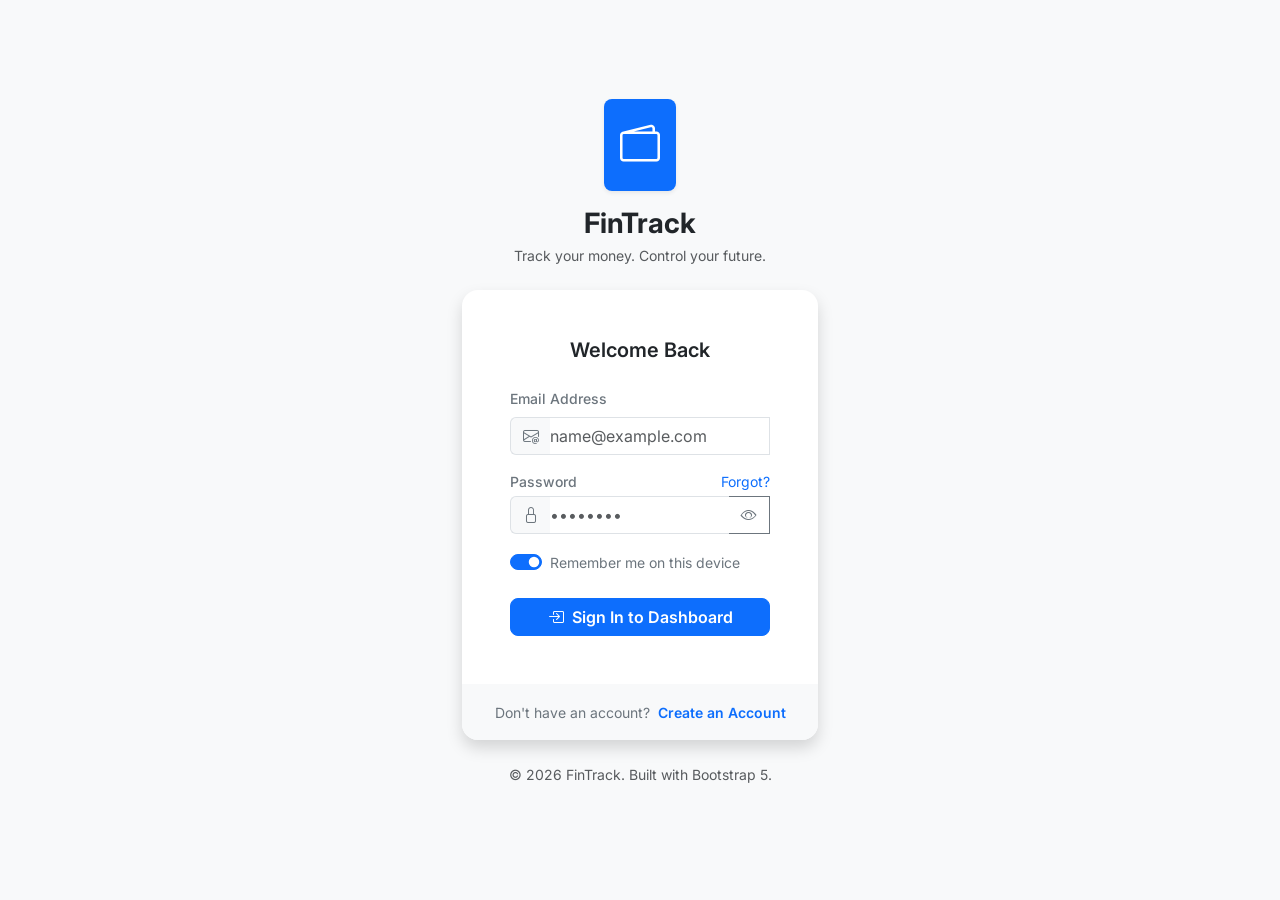
<file: FinTrack/index.html>
<!DOCTYPE html>
<html lang="en">
<head>
  <meta charset="UTF-8">
  <meta name="viewport" content="width=device-width, initial-scale=1.0">
  <title>FinTrack - Login | Personal Finance Management</title>
  
  <!-- Google Fonts -->
  <link rel="preconnect" href="https://fonts.googleapis.com">
  <link rel="preconnect" href="https://fonts.gstatic.com" crossorigin>
  <link href="https://fonts.googleapis.com/css2?family=Inter:wght@300;400;500;600;700&display=swap" rel="stylesheet">
  
  <!-- Bootstrap 5 CDN -->
  <link href="https://cdn.jsdelivr.net/npm/bootstrap@5.3.3/dist/css/bootstrap.min.css" rel="stylesheet">
  
  <!-- Bootstrap Icons CDN -->
  <link rel="stylesheet" href="https://cdn.jsdelivr.net/npm/bootstrap-icons@1.11.3/font/bootstrap-icons.min.css">
  
  <!-- Custom CSS -->
  <link rel="stylesheet" href="assets/css/style.css">
</head>
<body class="bg-body-tertiary d-flex align-items-center min-vh-100 py-4">

  <main class="container">
    <div class="row justify-content-center">
      <div class="col-11 col-sm-9 col-md-7 col-lg-5 col-xl-4">
        
        <!-- Header Branding -->
        <div class="text-center mb-4">
          <div class="d-inline-flex align-items-center justify-content-center bg-primary text-white rounded-3 p-3 shadow-sm mb-3">
            <i class="bi bi-wallet2 fs-1"></i>
          </div>
          <h1 class="h3 fw-bold text-dark mb-1">FinTrack</h1>
          <p class="text-muted small">Track your money. Control your future.</p>
        </div>

        <!-- Login Card -->
        <div class="card border-0 shadow rounded-4 overflow-hidden">
          <div class="card-body p-4 p-sm-5">
            
            <h2 class="h5 fw-semibold mb-4 text-center">Welcome Back</h2>

            <!-- Login Form -->
            <form id="loginForm" class="needs-validation" novalidate>
              
              <!-- Email Input -->
              <div class="mb-3">
                <label for="emailInput" class="form-label text-secondary fw-medium small">Email Address</label>
                <div class="input-group">
                  <span class="input-group-text bg-light text-secondary border-end-0"><i class="bi bi-envelope-at"></i></span>
                  <input type="email" class="form-control border-start-0 ps-0" id="emailInput" placeholder="name@example.com" required>
                  <div class="invalid-feedback">Please enter a valid email address.</div>
                </div>
              </div>

              <!-- Password Input -->
              <div class="mb-3">
                <div class="d-flex justify-content-between align-items-center mb-1">
                  <label for="passwordInput" class="form-label text-secondary fw-medium small mb-0">Password</label>
                  <a href="#forgotModal" data-bs-toggle="modal" class="text-primary text-decoration-none small">Forgot?</a>
                </div>
                <div class="input-group">
                  <span class="input-group-text bg-light text-secondary border-end-0"><i class="bi bi-lock"></i></span>
                  <input type="password" class="form-control border-start-0 border-end-0 ps-0" id="passwordInput" placeholder="••••••••" required>
                  <button class="btn btn-outline-secondary border-start-0" type="button" id="togglePassword">
                    <i class="bi bi-eye"></i>
                  </button>
                  <div class="invalid-feedback">Password is required.</div>
                </div>
              </div>

              <!-- Remember Me Switch -->
              <div class="mb-4 form-check form-switch">
                <input class="form-check-input" type="checkbox" role="switch" id="rememberMe" checked>
                <label class="form-check-label text-secondary small" for="rememberMe">Remember me on this device</label>
              </div>

              <!-- Login Button -->
              <button type="submit" class="btn btn-primary w-100 py-2.5 fw-semibold rounded-3">
                <i class="bi bi-box-arrow-in-right me-2"></i>Sign In to Dashboard
              </button>

            </form>

          </div>
          
          <div class="card-footer bg-light text-center py-3 border-0">
            <span class="text-secondary small">Don't have an account?</span>
            <a href="#registerModal" data-bs-toggle="modal" class="text-primary fw-semibold text-decoration-none small ms-1">Create an Account</a>
          </div>
        </div>

        <!-- Footer Notice -->
        <p class="text-center text-muted small mt-4">
          &copy; 2026 FinTrack. Built with Bootstrap 5.
        </p>

      </div>
    </div>
  </main>

  <!-- Forgot Password Modal -->
  <div class="modal fade" id="forgotModal" tabindex="-1" aria-labelledby="forgotModalLabel" aria-hidden="true">
    <div class="modal-dialog modal-dialog-centered">
      <div class="modal-content border-0 shadow rounded-4">
        <div class="modal-header border-0 pb-0">
          <h5 class="modal-title fw-bold" id="forgotModalLabel">Reset Password</h5>
          <button type="button" class="btn-close" data-bs-dismiss="modal" aria-label="Close"></button>
        </div>
        <div class="modal-body pt-2">
          <p class="text-muted small">Enter your registered email address and we'll send you a password reset link.</p>
          <div class="mb-3">
            <label for="resetEmail" class="form-label small text-secondary">Email Address</label>
            <input type="email" class="form-control" id="resetEmail" placeholder="name@example.com">
          </div>
        </div>
        <div class="modal-footer border-0 pt-0">
          <button type="button" class="btn btn-secondary" data-bs-dismiss="modal">Cancel</button>
          <button type="button" class="btn btn-primary" data-bs-dismiss="modal" onclick="alert('Password reset link sent to your email!')">Send Reset Link</button>
        </div>
      </div>
    </div>
  </div>

  <!-- Register Modal -->
  <div class="modal fade" id="registerModal" tabindex="-1" aria-labelledby="registerModalLabel" aria-hidden="true">
    <div class="modal-dialog modal-dialog-centered">
      <div class="modal-content border-0 shadow rounded-4">
        <div class="modal-header border-0 pb-0">
          <h5 class="modal-title fw-bold" id="registerModalLabel">Create FinTrack Account</h5>
          <button type="button" class="btn-close" data-bs-dismiss="modal" aria-label="Close"></button>
        </div>
        <div class="modal-body pt-2">
          <form id="registerForm" class="needs-validation" novalidate>
            <div class="mb-3">
              <label for="regName" class="form-label small text-secondary">Full Name *</label>
              <input type="text" class="form-control" id="regName" placeholder="e.g. Priya Patel" required>
              <div class="invalid-feedback">Full Name is required.</div>
            </div>
            <div class="mb-3">
              <label for="regEmail" class="form-label small text-secondary">Email Address *</label>
              <input type="email" class="form-control" id="regEmail" placeholder="priya@example.com" required>
              <div class="invalid-feedback">Valid email is required.</div>
            </div>
            <div class="mb-3">
              <label for="regPassword" class="form-label small text-secondary">Password *</label>
              <input type="password" class="form-control" id="regPassword" placeholder="••••••••" required>
              <div class="invalid-feedback">Password is required.</div>
            </div>
            <button type="submit" class="btn btn-primary w-100 py-2 rounded-3 mt-2 fw-semibold">
              <i class="bi bi-person-plus me-1"></i>Create & Sign In
            </button>
          </form>
        </div>
      </div>
    </div>
  </div>

  <!-- Bootstrap 5 JS Bundle CDN -->
  <script src="https://cdn.jsdelivr.net/npm/bootstrap@5.3.3/dist/js/bootstrap.bundle.min.js"></script>
  <!-- App JS -->
  <script src="assets/js/app.js"></script>
</body>
</html>
</file>
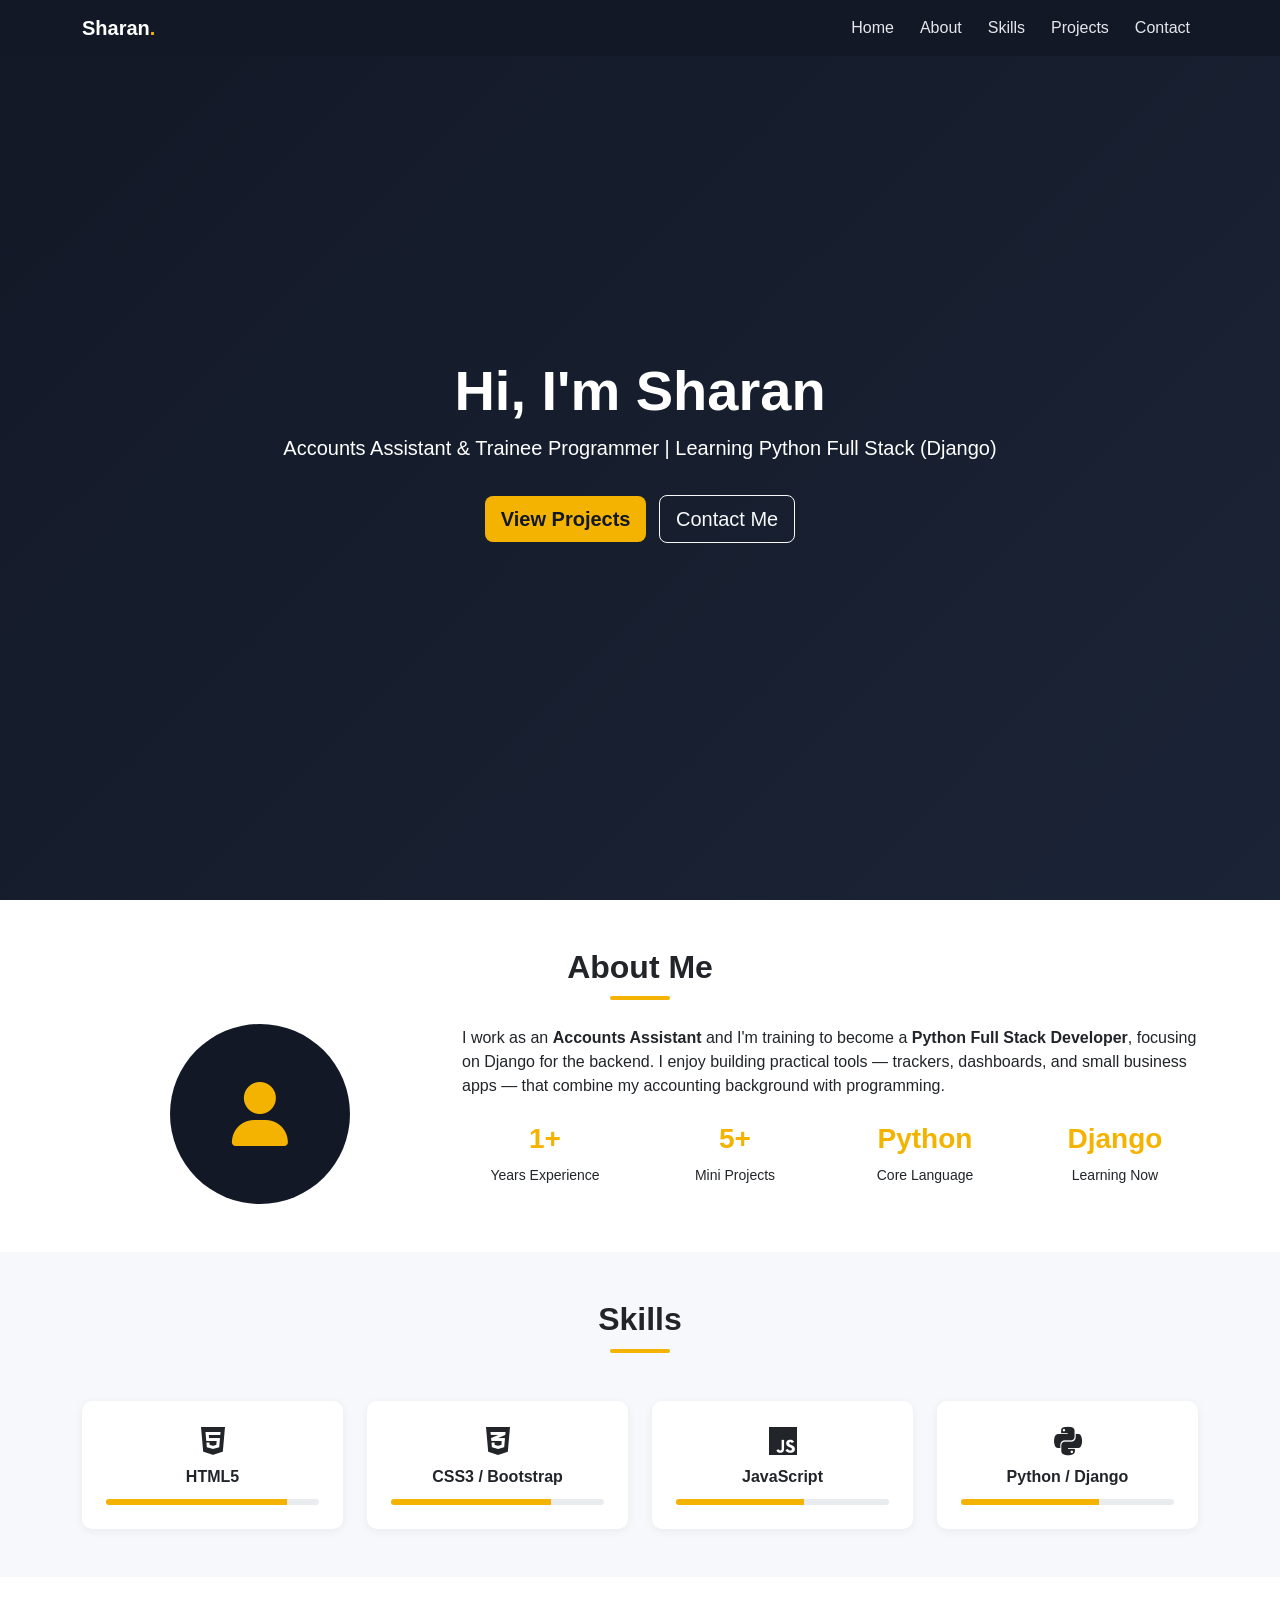
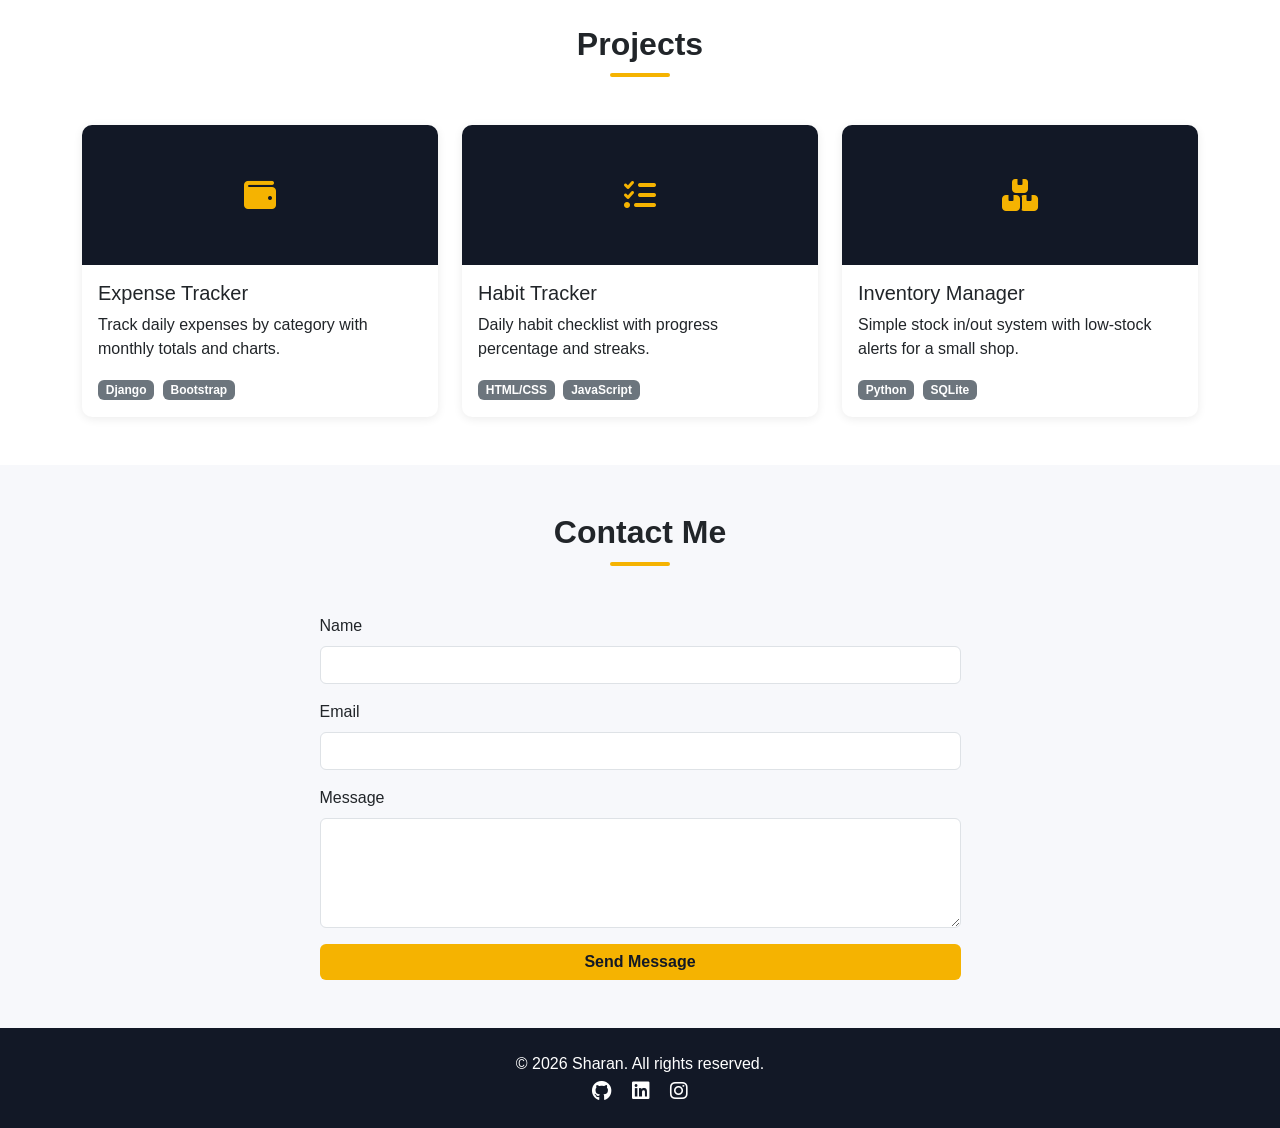
<file: Portfolio/index.html>
<!DOCTYPE html>
<html lang="en">
<head>
<meta charset="UTF-8">
<meta name="viewport" content="width=device-width, initial-scale=1.0">
<title>Sharan | Portfolio</title>

<link href="https://cdn.jsdelivr.net/npm/bootstrap@5.3.3/dist/css/bootstrap.min.css" rel="stylesheet">
<link rel="stylesheet" href="https://cdnjs.cloudflare.com/ajax/libs/font-awesome/6.5.1/css/all.min.css">
<link href="style.css" rel="stylesheet">
</head>
<body>

<!-- ========== NAVBAR ========== -->
<nav class="navbar navbar-expand-lg navbar-dark fixed-top">
  <div class="container">
    <a class="navbar-brand fw-bold" href="#home">Sharan<span class="text-accent">.</span></a>
    <button class="navbar-toggler" type="button" data-bs-toggle="collapse" data-bs-target="#navMenu">
      <span class="navbar-toggler-icon"></span>
    </button>
    <div class="collapse navbar-collapse justify-content-end" id="navMenu">
      <ul class="navbar-nav">
        <li class="nav-item"><a class="nav-link" href="#home">Home</a></li>
        <li class="nav-item"><a class="nav-link" href="#about">About</a></li>
        <li class="nav-item"><a class="nav-link" href="#skills">Skills</a></li>
        <li class="nav-item"><a class="nav-link" href="#projects">Projects</a></li>
        <li class="nav-item"><a class="nav-link" href="#contact">Contact</a></li>
      </ul>
    </div>
  </div>
</nav>

<!-- ========== HERO ========== -->
<header id="home" class="hero d-flex align-items-center">
  <div class="container text-center text-white">
    <h1 class="display-4 fw-bold">Hi, I'm Sharan</h1>
    <p class="lead">Accounts Assistant &amp; Trainee Programmer | Learning Python Full Stack (Django)</p>
    <a href="#projects" class="btn btn-accent btn-lg mt-3 me-2">View Projects</a>
    <a href="#contact" class="btn btn-outline-light btn-lg mt-3">Contact Me</a>
  </div>
</header>

<!-- ========== ABOUT ========== -->
<section id="about" class="py-5">
  <div class="container">
    <h2 class="section-title text-center mb-4">About Me</h2>
    <div class="row align-items-center">
      <div class="col-md-4 text-center mb-4 mb-md-0">
        <div class="about-img mx-auto d-flex align-items-center justify-content-center">
          <i class="fa-solid fa-user fa-4x"></i>
        </div>
      </div>
      <div class="col-md-8">
        <p>
          I work as an <strong>Accounts Assistant</strong> and I'm training to become a
          <strong>Python Full Stack Developer</strong>, focusing on Django for the backend.
          I enjoy building practical tools — trackers, dashboards, and small business apps —
          that combine my accounting background with programming.
        </p>
        <div class="row mt-4">
          <div class="col-6 col-md-3 text-center mb-3">
            <h3 class="fw-bold text-accent">1+</h3>
            <small>Years Experience</small>
          </div>
          <div class="col-6 col-md-3 text-center mb-3">
            <h3 class="fw-bold text-accent">5+</h3>
            <small>Mini Projects</small>
          </div>
          <div class="col-6 col-md-3 text-center mb-3">
            <h3 class="fw-bold text-accent">Python</h3>
            <small>Core Language</small>
          </div>
          <div class="col-6 col-md-3 text-center mb-3">
            <h3 class="fw-bold text-accent">Django</h3>
            <small>Learning Now</small>
          </div>
        </div>
      </div>
    </div>
  </div>
</section>

<!-- ========== SKILLS ========== -->
<section id="skills" class="py-5 bg-light-section">
  <div class="container">
    <h2 class="section-title text-center mb-5">Skills</h2>
    <div class="row g-4">

      <div class="col-6 col-md-3">
        <div class="skill-card text-center p-4">
          <i class="fa-brands fa-html5 fa-2x mb-2"></i>
          <p class="mb-1 fw-semibold">HTML5</p>
          <div class="progress"><div class="progress-bar" style="width:85%"></div></div>
        </div>
      </div>

      <div class="col-6 col-md-3">
        <div class="skill-card text-center p-4">
          <i class="fa-brands fa-css3-alt fa-2x mb-2"></i>
          <p class="mb-1 fw-semibold">CSS3 / Bootstrap</p>
          <div class="progress"><div class="progress-bar" style="width:75%"></div></div>
        </div>
      </div>

      <div class="col-6 col-md-3">
        <div class="skill-card text-center p-4">
          <i class="fa-brands fa-js fa-2x mb-2"></i>
          <p class="mb-1 fw-semibold">JavaScript</p>
          <div class="progress"><div class="progress-bar" style="width:60%"></div></div>
        </div>
      </div>

      <div class="col-6 col-md-3">
        <div class="skill-card text-center p-4">
          <i class="fa-brands fa-python fa-2x mb-2"></i>
          <p class="mb-1 fw-semibold">Python / Django</p>
          <div class="progress"><div class="progress-bar" style="width:65%"></div></div>
        </div>
      </div>

    </div>
  </div>
</section>

<!-- ========== PROJECTS ========== -->
<section id="projects" class="py-5">
  <div class="container">
    <h2 class="section-title text-center mb-5">Projects</h2>
    <div class="row g-4">

      <div class="col-md-4">
        <div class="card h-100 project-card">
          <div class="card-img-top project-thumb d-flex align-items-center justify-content-center">
            <i class="fa-solid fa-wallet fa-2x"></i>
          </div>
          <div class="card-body">
            <h5 class="card-title">Expense Tracker</h5>
            <p class="card-text">Track daily expenses by category with monthly totals and charts.</p>
            <span class="badge bg-secondary me-1">Django</span>
            <span class="badge bg-secondary">Bootstrap</span>
          </div>
        </div>
      </div>

      <div class="col-md-4">
        <div class="card h-100 project-card">
          <div class="card-img-top project-thumb d-flex align-items-center justify-content-center">
            <i class="fa-solid fa-list-check fa-2x"></i>
          </div>
          <div class="card-body">
            <h5 class="card-title">Habit Tracker</h5>
            <p class="card-text">Daily habit checklist with progress percentage and streaks.</p>
            <span class="badge bg-secondary me-1">HTML/CSS</span>
            <span class="badge bg-secondary">JavaScript</span>
          </div>
        </div>
      </div>

      <div class="col-md-4">
        <div class="card h-100 project-card">
          <div class="card-img-top project-thumb d-flex align-items-center justify-content-center">
            <i class="fa-solid fa-boxes-stacked fa-2x"></i>
          </div>
          <div class="card-body">
            <h5 class="card-title">Inventory Manager</h5>
            <p class="card-text">Simple stock in/out system with low-stock alerts for a small shop.</p>
            <span class="badge bg-secondary me-1">Python</span>
            <span class="badge bg-secondary">SQLite</span>
          </div>
        </div>
      </div>

    </div>
  </div>
</section>

<!-- ========== CONTACT ========== -->
<section id="contact" class="py-5 bg-light-section">
  <div class="container">
    <h2 class="section-title text-center mb-5">Contact Me</h2>
    <div class="row justify-content-center">
      <div class="col-md-7">
        <form id="contactForm" class="needs-validation" novalidate>

          <div class="mb-3">
            <label for="name" class="form-label">Name</label>
            <input type="text" class="form-control" id="name" required>
            <div class="invalid-feedback">Please enter your name.</div>
          </div>

          <div class="mb-3">
            <label for="email" class="form-label">Email</label>
            <input type="email" class="form-control" id="email" required>
            <div class="invalid-feedback">Please enter a valid email.</div>
          </div>

          <div class="mb-3">
            <label for="message" class="form-label">Message</label>
            <textarea class="form-control" id="message" rows="4" required></textarea>
            <div class="invalid-feedback">Please enter a message.</div>
          </div>

          <button type="submit" class="btn btn-accent w-100">Send Message</button>
          <div id="formSuccess" class="alert alert-success mt-3 d-none">
            Message sent successfully!
          </div>
        </form>
      </div>
    </div>
  </div>
</section>

<!-- ========== FOOTER ========== -->
<footer class="text-center py-4 text-white">
  <div class="container">
    <p class="mb-1">&copy; 2026 Sharan. All rights reserved.</p>
    <a href="#" class="text-white me-3"><i class="fa-brands fa-github fa-lg"></i></a>
    <a href="#" class="text-white me-3"><i class="fa-brands fa-linkedin fa-lg"></i></a>
    <a href="#" class="text-white"><i class="fa-brands fa-instagram fa-lg"></i></a>
  </div>
</footer>

<script src="https://cdn.jsdelivr.net/npm/bootstrap@5.3.3/dist/js/bootstrap.bundle.min.js"></script>
<script src="script.js"></script>
</body>
</html>
</file>
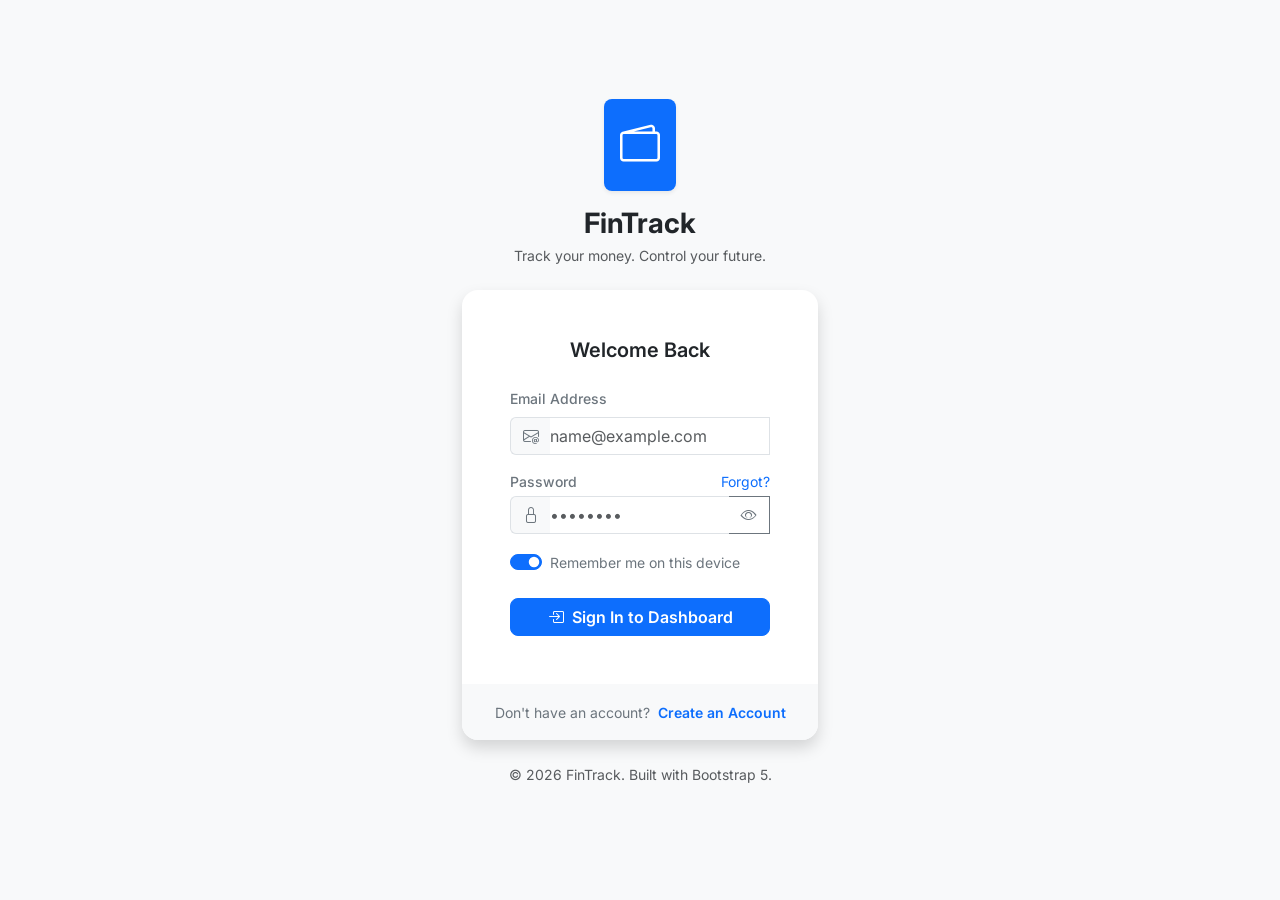
<file: FinTrack/add-transaction.html>
<!DOCTYPE html>
<html lang="en">
<head>
  <meta charset="UTF-8">
  <meta name="viewport" content="width=device-width, initial-scale=1.0">
  <title>Add Transaction - FinTrack Personal Finance</title>
  
  <!-- Google Fonts -->
  <link rel="preconnect" href="https://fonts.googleapis.com">
  <link rel="preconnect" href="https://fonts.gstatic.com" crossorigin>
  <link href="https://fonts.googleapis.com/css2?family=Inter:wght@300;400;500;600;700&display=swap" rel="stylesheet">
  
  <!-- Bootstrap 5 CDN -->
  <link href="https://cdn.jsdelivr.net/npm/bootstrap@5.3.3/dist/css/bootstrap.min.css" rel="stylesheet">
  
  <!-- Bootstrap Icons CDN -->
  <link rel="stylesheet" href="https://cdn.jsdelivr.net/npm/bootstrap-icons@1.11.3/font/bootstrap-icons.min.css">
  
  <!-- Custom CSS -->
  <link rel="stylesheet" href="assets/css/style.css">
</head>
<body>

  <!-- Top Navbar -->
  <nav class="navbar navbar-expand-lg bg-white border-bottom sticky-top shadow-sm py-2">
    <div class="container-fluid">
      
      <button class="btn btn-outline-secondary d-md-none me-2" type="button" data-bs-toggle="offcanvas" data-bs-target="#mobileSidebar" aria-controls="mobileSidebar">
        <i class="bi bi-list fs-5"></i>
      </button>

      <a class="navbar-brand d-flex align-items-center fw-bold text-primary gap-2" href="dashboard.html">
        <div class="bg-primary text-white rounded-2 px-2 py-1 d-inline-flex align-items-center">
          <i class="bi bi-wallet2 fs-5"></i>
        </div>
        <span>FinTrack</span>
      </a>

      <div class="d-flex align-items-center gap-3 ms-auto">
        <div class="dropdown">
          <button class="btn btn-light rounded-circle position-relative p-2" type="button" data-bs-toggle="dropdown" aria-expanded="false" title="Notifications">
            <i class="bi bi-bell fs-5 text-secondary"></i>
            <span class="position-absolute top-0 start-100 translate-middle p-1 bg-danger border border-light rounded-circle"></span>
          </button>
          <ul class="dropdown-menu dropdown-menu-end shadow-sm border-0 rounded-3 p-2" style="width: 280px;">
            <li><h6 class="dropdown-header fw-bold text-uppercase fs-7">Notifications</h6></li>
            <li><hr class="dropdown-divider"></li>
            <li>
              <a class="dropdown-item rounded-2 py-2 d-flex gap-2 align-items-start" href="budget.html">
                <i class="bi bi-exclamation-triangle-fill text-warning fs-5"></i>
                <div>
                  <div class="fw-semibold small">Budget Warning</div>
                  <div class="text-muted extra-small">Shopping budget reached 85%</div>
                </div>
              </a>
            </li>
          </ul>
        </div>

        <div class="dropdown">
          <a href="#" class="d-flex align-items-center text-decoration-none dropdown-toggle gap-2 text-dark" data-bs-toggle="dropdown" aria-expanded="false">
            <div class="avatar-circle bg-primary-subtle text-primary border border-primary-subtle fw-bold">
              RS
            </div>
            <span class="d-none d-lg-inline fw-semibold small user-display-name">Rahul Sharma</span>
          </a>
          <ul class="dropdown-menu dropdown-menu-end shadow-sm border-0 rounded-3 p-2">
            <li>
              <div class="px-3 py-2 border-bottom mb-2">
                <div class="fw-semibold user-display-name">Rahul Sharma</div>
                <div class="text-muted extra-small user-display-email">rahul.sharma@example.com</div>
              </div>
            </li>
            <li><a class="dropdown-item rounded-2" href="profile.html"><i class="bi bi-person me-2"></i>My Profile</a></li>
            <li><a class="dropdown-item rounded-2" href="profile.html#settings"><i class="bi bi-gear me-2"></i>Account Settings</a></li>
            <li><hr class="dropdown-divider"></li>
            <li><a class="dropdown-item rounded-2 text-danger" href="#" onclick="handleLogout(event)"><i class="bi bi-box-arrow-right me-2"></i>Logout</a></li>
          </ul>
        </div>
      </div>
    </div>
  </nav>

  <!-- Container for Sidebar + Content -->
  <div class="container-fluid">
    <div class="row">

      <!-- Desktop Sidebar -->
      <aside class="col-md-3 col-lg-2 sidebar bg-white d-none d-md-block">
        <div class="py-3 px-2">
          <ul class="nav flex-column gap-1">
            <li class="nav-item">
              <a class="nav-link" href="dashboard.html">
                <i class="bi bi-speedometer2"></i>Dashboard
              </a>
            </li>
            <li class="nav-item">
              <a class="nav-link" href="transactions.html">
                <i class="bi bi-receipt"></i>Transactions
              </a>
            </li>
            <li class="nav-item">
              <a class="nav-link active" href="add-transaction.html">
                <i class="bi bi-plus-circle"></i>Add Transaction
              </a>
            </li>
            <li class="nav-item">
              <a class="nav-link" href="budget.html">
                <i class="bi bi-pie-chart"></i>Budget
              </a>
            </li>
            <li class="nav-item">
              <a class="nav-link" href="reports.html">
                <i class="bi bi-bar-chart-line"></i>Reports
              </a>
            </li>
            <li class="nav-item">
              <a class="nav-link" href="profile.html">
                <i class="bi bi-person"></i>Profile
              </a>
            </li>
          </ul>
          <hr class="my-3 text-secondary opacity-25">
          <ul class="nav flex-column">
            <li class="nav-item">
              <a class="nav-link text-danger" href="#" onclick="handleLogout(event)">
                <i class="bi bi-box-arrow-right"></i>Logout
              </a>
            </li>
          </ul>
        </div>
      </aside>

      <!-- Mobile Offcanvas Sidebar -->
      <div class="offcanvas offcanvas-start d-md-none" tabindex="-1" id="mobileSidebar">
        <div class="offcanvas-header border-bottom">
          <h5 class="offcanvas-title d-flex align-items-center gap-2 text-primary fw-bold">
            <i class="bi bi-wallet2"></i>FinTrack Navigation
          </h5>
          <button type="button" class="btn-close" data-bs-dismiss="offcanvas" aria-label="Close"></button>
        </div>
        <div class="offcanvas-body">
          <ul class="nav flex-column gap-1">
            <li class="nav-item"><a class="nav-link" href="dashboard.html"><i class="bi bi-speedometer2 me-2"></i>Dashboard</a></li>
            <li class="nav-item"><a class="nav-link" href="transactions.html"><i class="bi bi-receipt me-2"></i>Transactions</a></li>
            <li class="nav-item"><a class="nav-link active" href="add-transaction.html"><i class="bi bi-plus-circle me-2"></i>Add Transaction</a></li>
            <li class="nav-item"><a class="nav-link" href="budget.html"><i class="bi bi-pie-chart me-2"></i>Budget</a></li>
            <li class="nav-item"><a class="nav-link" href="reports.html"><i class="bi bi-bar-chart-line me-2"></i>Reports</a></li>
            <li class="nav-item"><a class="nav-link" href="profile.html"><i class="bi bi-person me-2"></i>Profile</a></li>
            <li class="nav-item mt-3"><a class="nav-link text-danger" href="#" onclick="handleLogout(event)"><i class="bi bi-box-arrow-right me-2"></i>Logout</a></li>
          </ul>
        </div>
      </div>

      <!-- Main Content Area -->
      <main class="col-md-9 ms-sm-auto col-lg-10 main-content px-md-4 mb-5">
        
        <!-- Breadcrumb Navigation -->
        <nav aria-label="breadcrumb" class="mt-2">
          <ol class="breadcrumb mb-2">
            <li class="breadcrumb-item"><a href="dashboard.html" class="text-decoration-none">Dashboard</a></li>
            <li class="breadcrumb-item"><a href="transactions.html" class="text-decoration-none">Transactions</a></li>
            <li class="breadcrumb-item active" aria-current="page">Add Transaction</li>
          </ol>
        </nav>

        <!-- Page Header -->
        <div class="pb-3 mb-4 border-bottom">
          <h1 class="h3 fw-bold mb-1">Add New Transaction</h1>
          <p class="text-muted small mb-0">Record an income credit or expense payment.</p>
        </div>

        <!-- Success Alert Banner -->
        <div class="alert alert-success alert-dismissible fade d-none border-0 shadow-sm rounded-3 mb-4" id="successAlertBanner" role="alert">
          <div class="d-flex align-items-center gap-3">
            <i class="bi bi-check-circle-fill fs-3 text-success"></i>
            <div>
              <strong class="d-block">Transaction Saved Successfully!</strong>
              <span class="small">The new entry has been recorded into your ledger. <a href="transactions.html" class="alert-link">View in transactions list</a>.</span>
            </div>
          </div>
          <button type="button" class="btn-close" data-bs-dismiss="alert" aria-label="Close"></button>
        </div>

        <!-- Add Transaction Form Card -->
        <div class="row justify-content-center">
          <div class="col-12 col-lg-10 col-xl-8">
            <div class="card border-0 shadow-sm rounded-3">
              <div class="card-header bg-white border-0 pt-4 px-4 pb-0">
                <h5 class="fw-bold mb-0"><i class="bi bi-pencil-square text-primary me-2"></i>Transaction Details</h5>
              </div>
              <div class="card-body p-4">
                
                <form id="addTransactionForm" class="needs-validation" novalidate>
                  
                  <!-- Transaction Type Toggle -->
                  <div class="mb-4">
                    <label class="form-label text-secondary small fw-semibold d-block">Transaction Type</label>
                    <div class="btn-group w-100" role="group" aria-label="Transaction Type Toggle">
                      <input type="radio" class="btn-check" name="txnTypeRadio" id="txnTypeExpense" value="Expense" checked>
                      <label class="btn btn-outline-danger py-2" for="txnTypeExpense">
                        <i class="bi bi-arrow-down-circle me-1"></i>Expense
                      </label>

                      <input type="radio" class="btn-check" name="txnTypeRadio" id="txnTypeIncome" value="Income">
                      <label class="btn btn-outline-success py-2" for="txnTypeIncome">
                        <i class="bi bi-arrow-up-circle me-1"></i>Income
                      </label>
                    </div>
                  </div>

                  <div class="row g-3">
                    
                    <!-- Amount Input -->
                    <div class="col-12 col-md-6">
                      <label for="txnAmountInput" class="form-label text-secondary small fw-semibold">Amount (₹) *</label>
                      <div class="input-group">
                        <span class="input-group-text bg-light text-secondary fw-bold">₹</span>
                        <input type="number" step="0.01" min="1" class="form-control" id="txnAmountInput" placeholder="2500" required>
                        <div class="invalid-feedback">Please enter a valid amount greater than 0.</div>
                      </div>
                    </div>

                    <!-- Category Select -->
                    <div class="col-12 col-md-6">
                      <label for="txnCategoryInput" class="form-label text-secondary small fw-semibold">Category *</label>
                      <select class="form-select" id="txnCategoryInput" required>
                        <option value="" selected disabled>Select Category</option>
                      </select>
                      <div class="invalid-feedback">Please select a category.</div>
                    </div>

                    <!-- Date Input -->
                    <div class="col-12 col-md-6">
                      <label for="txnDateInput" class="form-label text-secondary small fw-semibold">Transaction Date *</label>
                      <input type="date" class="form-control" id="txnDateInput" required>
                      <div class="invalid-feedback">Please select a transaction date.</div>
                    </div>

                    <!-- Payment Method Select -->
                    <div class="col-12 col-md-6">
                      <label for="txnMethodInput" class="form-label text-secondary small fw-semibold">Payment Method *</label>
                      <select class="form-select" id="txnMethodInput" required>
                        <option value="" selected disabled>Select Method</option>
                        <option value="UPI">UPI (GooglePay / PhonePe / Paytm)</option>
                        <option value="Bank Transfer">Bank Transfer (NEFT / IMPS)</option>
                        <option value="Credit Card">Credit Card</option>
                        <option value="Debit Card">Debit Card</option>
                        <option value="Cash">Cash</option>
                      </select>
                      <div class="invalid-feedback">Please select a payment method.</div>
                    </div>

                    <!-- Description Input -->
                    <div class="col-12">
                      <label for="txnDescInput" class="form-label text-secondary small fw-semibold">Description / Merchant *</label>
                      <input type="text" class="form-control" id="txnDescInput" placeholder="e.g. D-Mart Grocery Shopping, Salary Credit..." required>
                      <div class="invalid-feedback">Please provide a description.</div>
                    </div>

                    <!-- File Receipt Upload -->
                    <div class="col-12">
                      <label for="txnReceiptFile" class="form-label text-secondary small fw-semibold">Attach Receipt (Optional)</label>
                      <input type="file" class="form-control" id="txnReceiptFile" accept="image/*,.pdf">
                      <div class="form-text extra-small text-muted">Upload PNG, JPG, or PDF receipt copy (Max 5MB).</div>
                    </div>

                    <!-- Notes Input -->
                    <div class="col-12">
                      <label for="txnNotesInput" class="form-label text-secondary small fw-semibold">Additional Notes</label>
                      <textarea class="form-control" id="txnNotesInput" rows="3" placeholder="Add optional tags, reference numbers, or context..."></textarea>
                    </div>

                  </div>

                  <!-- Form Action Buttons -->
                  <div class="d-flex justify-content-end gap-2 mt-4 pt-3 border-top">
                    <a href="transactions.html" class="btn btn-outline-secondary px-4">Cancel</a>
                    <button type="submit" class="btn btn-primary px-4 fw-semibold">
                      <i class="bi bi-check-lg me-1"></i>Save Transaction
                    </button>
                  </div>

                </form>

              </div>
            </div>
          </div>
        </div>

      </main>
    </div>
  </div>

  <!-- Bootstrap 5 JS Bundle CDN -->
  <script src="https://cdn.jsdelivr.net/npm/bootstrap@5.3.3/dist/js/bootstrap.bundle.min.js"></script>
  <!-- App JS -->
  <script src="assets/js/app.js"></script>
</body>
</html>
</file>
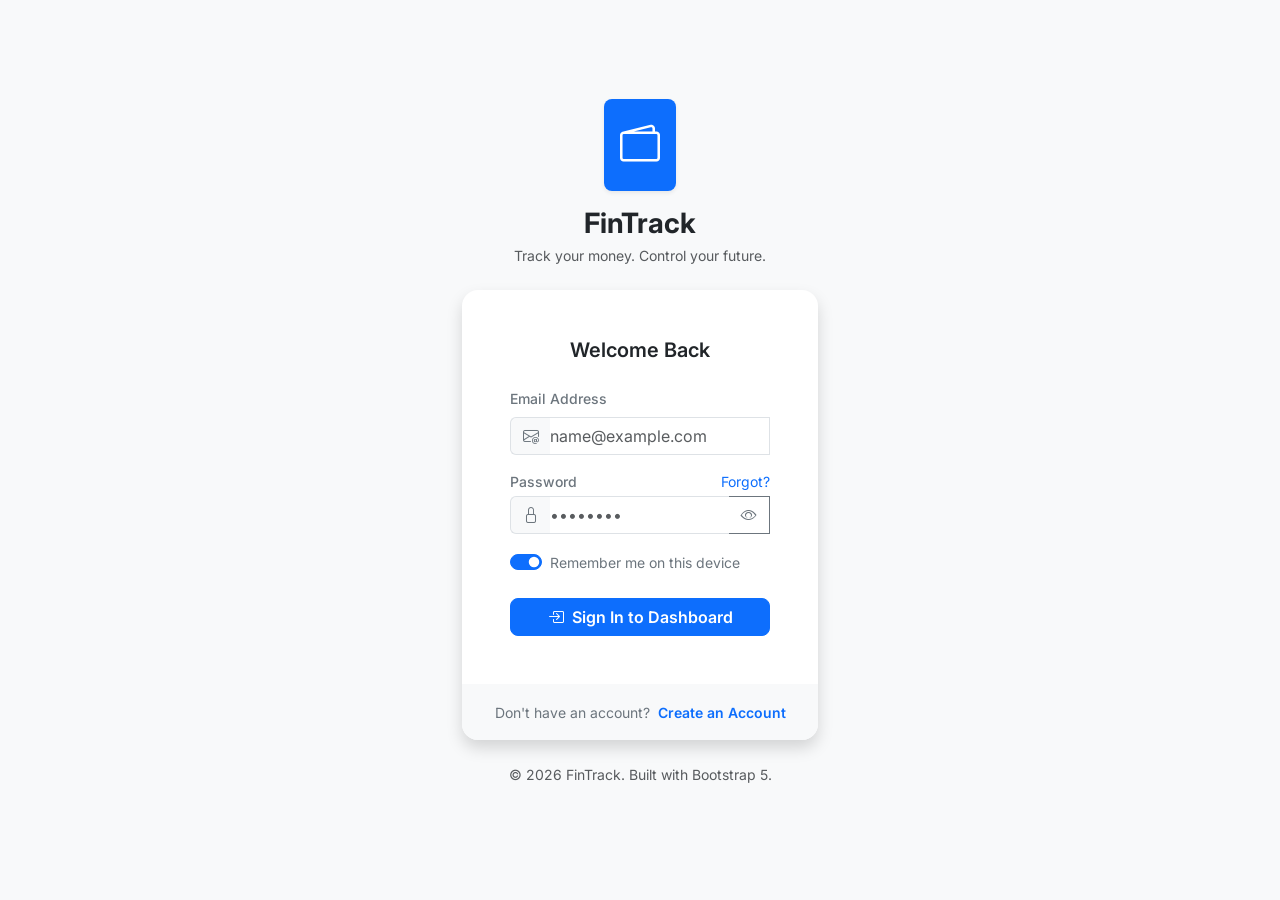
<file: FinTrack/budget.html>
<!DOCTYPE html>
<html lang="en">
<head>
  <meta charset="UTF-8">
  <meta name="viewport" content="width=device-width, initial-scale=1.0">
  <title>Monthly Budget - FinTrack Personal Finance</title>
  
  <!-- Google Fonts -->
  <link rel="preconnect" href="https://fonts.googleapis.com">
  <link rel="preconnect" href="https://fonts.gstatic.com" crossorigin>
  <link href="https://fonts.googleapis.com/css2?family=Inter:wght@300;400;500;600;700&display=swap" rel="stylesheet">
  
  <!-- Bootstrap 5 CDN -->
  <link href="https://cdn.jsdelivr.net/npm/bootstrap@5.3.3/dist/css/bootstrap.min.css" rel="stylesheet">
  
  <!-- Bootstrap Icons CDN -->
  <link rel="stylesheet" href="https://cdn.jsdelivr.net/npm/bootstrap-icons@1.11.3/font/bootstrap-icons.min.css">
  
  <!-- Custom CSS -->
  <link rel="stylesheet" href="assets/css/style.css">
</head>
<body>

  <!-- Top Navbar -->
  <nav class="navbar navbar-expand-lg bg-white border-bottom sticky-top shadow-sm py-2">
    <div class="container-fluid">
      
      <button class="btn btn-outline-secondary d-md-none me-2" type="button" data-bs-toggle="offcanvas" data-bs-target="#mobileSidebar" aria-controls="mobileSidebar">
        <i class="bi bi-list fs-5"></i>
      </button>

      <a class="navbar-brand d-flex align-items-center fw-bold text-primary gap-2" href="dashboard.html">
        <div class="bg-primary text-white rounded-2 px-2 py-1 d-inline-flex align-items-center">
          <i class="bi bi-wallet2 fs-5"></i>
        </div>
        <span>FinTrack</span>
      </a>

      <div class="d-flex align-items-center gap-3 ms-auto">
        <div class="dropdown">
          <button class="btn btn-light rounded-circle position-relative p-2" type="button" data-bs-toggle="dropdown" aria-expanded="false" title="Notifications">
            <i class="bi bi-bell fs-5 text-secondary"></i>
            <span class="position-absolute top-0 start-100 translate-middle p-1 bg-danger border border-light rounded-circle"></span>
          </button>
          <ul class="dropdown-menu dropdown-menu-end shadow-sm border-0 rounded-3 p-2" style="width: 280px;">
            <li><h6 class="dropdown-header fw-bold text-uppercase fs-7">Notifications</h6></li>
            <li><hr class="dropdown-divider"></li>
            <li>
              <a class="dropdown-item rounded-2 py-2 d-flex gap-2 align-items-start" href="budget.html">
                <i class="bi bi-exclamation-triangle-fill text-warning fs-5"></i>
                <div>
                  <div class="fw-semibold small">Budget Warning</div>
                  <div class="text-muted extra-small">Shopping budget reached 85%</div>
                </div>
              </a>
            </li>
          </ul>
        </div>

        <div class="dropdown">
          <a href="#" class="d-flex align-items-center text-decoration-none dropdown-toggle gap-2 text-dark" data-bs-toggle="dropdown" aria-expanded="false">
            <div class="avatar-circle bg-primary-subtle text-primary border border-primary-subtle fw-bold">
              RS
            </div>
            <span class="d-none d-lg-inline fw-semibold small user-display-name">Rahul Sharma</span>
          </a>
          <ul class="dropdown-menu dropdown-menu-end shadow-sm border-0 rounded-3 p-2">
            <li>
              <div class="px-3 py-2 border-bottom mb-2">
                <div class="fw-semibold user-display-name">Rahul Sharma</div>
                <div class="text-muted extra-small user-display-email">rahul.sharma@example.com</div>
              </div>
            </li>
            <li><a class="dropdown-item rounded-2" href="profile.html"><i class="bi bi-person me-2"></i>My Profile</a></li>
            <li><a class="dropdown-item rounded-2" href="profile.html#settings"><i class="bi bi-gear me-2"></i>Account Settings</a></li>
            <li><hr class="dropdown-divider"></li>
            <li><a class="dropdown-item rounded-2 text-danger" href="#" onclick="handleLogout(event)"><i class="bi bi-box-arrow-right me-2"></i>Logout</a></li>
          </ul>
        </div>
      </div>
    </div>
  </nav>

  <!-- Container for Sidebar + Content -->
  <div class="container-fluid">
    <div class="row">

      <!-- Desktop Sidebar -->
      <aside class="col-md-3 col-lg-2 sidebar bg-white d-none d-md-block">
        <div class="py-3 px-2">
          <ul class="nav flex-column gap-1">
            <li class="nav-item"><a class="nav-link" href="dashboard.html"><i class="bi bi-speedometer2"></i>Dashboard</a></li>
            <li class="nav-item"><a class="nav-link" href="transactions.html"><i class="bi bi-receipt"></i>Transactions</a></li>
            <li class="nav-item"><a class="nav-link" href="add-transaction.html"><i class="bi bi-plus-circle"></i>Add Transaction</a></li>
            <li class="nav-item"><a class="nav-link active" href="budget.html"><i class="bi bi-pie-chart"></i>Budget</a></li>
            <li class="nav-item"><a class="nav-link" href="reports.html"><i class="bi bi-bar-chart-line"></i>Reports</a></li>
            <li class="nav-item"><a class="nav-link" href="profile.html"><i class="bi bi-person"></i>Profile</a></li>
          </ul>
          <hr class="my-3 text-secondary opacity-25">
          <ul class="nav flex-column">
            <li class="nav-item"><a class="nav-link text-danger" href="#" onclick="handleLogout(event)"><i class="bi bi-box-arrow-right"></i>Logout</a></li>
          </ul>
        </div>
      </aside>

      <!-- Mobile Offcanvas Sidebar -->
      <div class="offcanvas offcanvas-start d-md-none" tabindex="-1" id="mobileSidebar">
        <div class="offcanvas-header border-bottom">
          <h5 class="offcanvas-title d-flex align-items-center gap-2 text-primary fw-bold">
            <i class="bi bi-wallet2"></i>FinTrack Navigation
          </h5>
          <button type="button" class="btn-close" data-bs-dismiss="offcanvas" aria-label="Close"></button>
        </div>
        <div class="offcanvas-body">
          <ul class="nav flex-column gap-1">
            <li class="nav-item"><a class="nav-link" href="dashboard.html"><i class="bi bi-speedometer2 me-2"></i>Dashboard</a></li>
            <li class="nav-item"><a class="nav-link" href="transactions.html"><i class="bi bi-receipt me-2"></i>Transactions</a></li>
            <li class="nav-item"><a class="nav-link" href="add-transaction.html"><i class="bi bi-plus-circle me-2"></i>Add Transaction</a></li>
            <li class="nav-item"><a class="nav-link active" href="budget.html"><i class="bi bi-pie-chart me-2"></i>Budget</a></li>
            <li class="nav-item"><a class="nav-link" href="reports.html"><i class="bi bi-bar-chart-line me-2"></i>Reports</a></li>
            <li class="nav-item"><a class="nav-link" href="profile.html"><i class="bi bi-person me-2"></i>Profile</a></li>
            <li class="nav-item mt-3"><a class="nav-link text-danger" href="#" onclick="handleLogout(event)"><i class="bi bi-box-arrow-right me-2"></i>Logout</a></li>
          </ul>
        </div>
      </div>

      <!-- Main Content Area -->
      <main class="col-md-9 ms-sm-auto col-lg-10 main-content px-md-4 mb-5">
        
        <!-- Breadcrumb Navigation -->
        <nav aria-label="breadcrumb" class="mt-2">
          <ol class="breadcrumb mb-2">
            <li class="breadcrumb-item"><a href="dashboard.html" class="text-decoration-none">Dashboard</a></li>
            <li class="breadcrumb-item active" aria-current="page">Monthly Budget</li>
          </ol>
        </nav>

        <!-- Page Header -->
        <div class="d-flex justify-content-between align-items-center flex-wrap gap-2 pb-3 mb-4 border-bottom">
          <div>
            <h1 class="h3 fw-bold mb-1">Monthly Budget</h1>
            <p class="text-muted small mb-0">Track and manage category spending limits for September 2026.</p>
          </div>
          <div>
            <button class="btn btn-primary d-inline-flex align-items-center gap-2 rounded-3" data-bs-toggle="modal" data-bs-target="#addBudgetModal">
              <i class="bi bi-plus-circle-fill"></i>
              <span>Set Budget Goal</span>
            </button>
          </div>
        </div>

        <!-- Budget Danger Alert Banner -->
        <div class="alert alert-danger alert-dismissible fade show border-0 shadow-sm rounded-3 mb-4" role="alert">
          <div class="d-flex align-items-center gap-3">
            <i class="bi bi-exclamation-triangle-fill fs-3 text-danger"></i>
            <div>
              <strong class="d-block">Over-Budget Danger Alert!</strong>
              <span class="small">Utilities category is at <strong>97%</strong> (₹5,800 / ₹6,000) and Shopping is at <strong>85%</strong> (₹6,800 / ₹8,000). Consider controlling discretionary spending for the remaining days.</span>
            </div>
          </div>
          <button type="button" class="btn-close" data-bs-dismiss="alert" aria-label="Close"></button>
        </div>

        <!-- Overall Budget Status Summary Card -->
        <div class="card border-0 shadow-sm rounded-3 mb-4">
          <div class="card-body p-4">
            <div class="row align-items-center g-3 mb-3">
              <div class="col-12 col-md-6">
                <h5 class="fw-bold mb-1">Overall Monthly Budget</h5>
                <p class="text-muted small mb-0">Total spending across all 6 active category limits.</p>
              </div>
              <div class="col-12 col-md-6 text-md-end">
                <span class="h4 fw-bold text-dark mb-0">Spent ₹25,800</span>
                <span class="text-muted"> / ₹38,000</span>
                <span class="badge bg-warning-subtle text-warning-emphasis border border-warning-subtle ms-2">67.8% Spent</span>
              </div>
            </div>
            
            <!-- Progress Bar Stacked -->
            <div class="progress rounded-pill mb-2" style="height: 16px;">
              <div class="progress-bar bg-primary" role="progressbar" style="width: 26%" title="Food: 26%"></div>
              <div class="progress-bar bg-info" role="progressbar" style="width: 11%" title="Transport: 11%"></div>
              <div class="progress-bar bg-warning" role="progressbar" style="width: 24%" title="Shopping: 24%"></div>
              <div class="progress-bar bg-success" role="progressbar" style="width: 5%" title="Entertainment: 5%"></div>
              <div class="progress-bar bg-danger" role="progressbar" style="width: 20%" title="Utilities: 20%"></div>
            </div>

            <div class="d-flex justify-content-between text-muted extra-small">
              <span>₹0</span>
              <span>₹19,000 (50%)</span>
              <span>Target Limit: ₹38,000</span>
            </div>
          </div>
        </div>

        <!-- Category Budget Cards Grid -->
        <div class="row g-4">
          
          <!-- Category 1: Food -->
          <div class="col-12 col-md-6 col-xl-4">
            <div class="card border-0 shadow-sm rounded-3 h-100 card-hover">
              <div class="card-body p-4">
                <div class="d-flex align-items-center justify-content-between mb-3">
                  <div class="d-flex align-items-center gap-2">
                    <div class="bg-primary-subtle text-primary p-2 rounded-3">
                      <i class="bi bi-cart-fill fs-5"></i>
                    </div>
                    <div>
                      <h6 class="fw-bold mb-0">Food & Dining</h6>
                      <span class="text-muted extra-small">Essential Household</span>
                    </div>
                  </div>
                  <span class="badge bg-primary-subtle text-primary border border-primary-subtle">75%</span>
                </div>

                <div class="mb-3">
                  <div class="d-flex justify-content-between small mb-1">
                    <span class="text-muted">Spent: <strong class="text-dark">₹7,500</strong></span>
                    <span class="text-muted">Budget: <strong class="text-dark">₹10,000</strong></span>
                  </div>
                  <div class="progress rounded-pill" style="height: 10px;">
                    <div class="progress-bar bg-primary progress-bar-striped progress-bar-animated" role="progressbar" style="width: 75%" aria-valuenow="75" aria-valuemin="0" aria-valuemax="100"></div>
                  </div>
                </div>

                <div class="d-flex justify-content-between align-items-center pt-2 border-top">
                  <span class="text-muted extra-small">Remaining Balance</span>
                  <span class="fw-bold text-success">₹2,500</span>
                </div>
              </div>
            </div>
          </div>

          <!-- Category 2: Transport -->
          <div class="col-12 col-md-6 col-xl-4">
            <div class="card border-0 shadow-sm rounded-3 h-100 card-hover">
              <div class="card-body p-4">
                <div class="d-flex align-items-center justify-content-between mb-3">
                  <div class="d-flex align-items-center gap-2">
                    <div class="bg-info-subtle text-info p-2 rounded-3">
                      <i class="bi bi-fuel-pump-fill fs-5"></i>
                    </div>
                    <div>
                      <h6 class="fw-bold mb-0">Transport</h6>
                      <span class="text-muted extra-small">Fuel & Commute</span>
                    </div>
                  </div>
                  <span class="badge bg-info-subtle text-info border border-info-subtle">64%</span>
                </div>

                <div class="mb-3">
                  <div class="d-flex justify-content-between small mb-1">
                    <span class="text-muted">Spent: <strong class="text-dark">₹3,200</strong></span>
                    <span class="text-muted">Budget: <strong class="text-dark">₹5,000</strong></span>
                  </div>
                  <div class="progress rounded-pill" style="height: 10px;">
                    <div class="progress-bar bg-info progress-bar-striped progress-bar-animated" role="progressbar" style="width: 64%" aria-valuenow="64" aria-valuemin="0" aria-valuemax="100"></div>
                  </div>
                </div>

                <div class="d-flex justify-content-between align-items-center pt-2 border-top">
                  <span class="text-muted extra-small">Remaining Balance</span>
                  <span class="fw-bold text-success">₹1,800</span>
                </div>
              </div>
            </div>
          </div>

          <!-- Category 3: Shopping -->
          <div class="col-12 col-md-6 col-xl-4">
            <div class="card border-0 shadow-sm rounded-3 h-100 card-hover border-start border-warning border-4">
              <div class="card-body p-4">
                <div class="d-flex align-items-center justify-content-between mb-3">
                  <div class="d-flex align-items-center gap-2">
                    <div class="bg-warning-subtle text-warning p-2 rounded-3">
                      <i class="bi bi-bag-check-fill fs-5"></i>
                    </div>
                    <div>
                      <h6 class="fw-bold mb-0">Shopping</h6>
                      <span class="text-muted extra-small">Apparel & Lifestyle</span>
                    </div>
                  </div>
                  <span class="badge bg-warning-subtle text-warning-emphasis border border-warning-subtle">85%</span>
                </div>

                <div class="mb-3">
                  <div class="d-flex justify-content-between small mb-1">
                    <span class="text-muted">Spent: <strong class="text-dark">₹6,800</strong></span>
                    <span class="text-muted">Budget: <strong class="text-dark">₹8,000</strong></span>
                  </div>
                  <div class="progress rounded-pill" style="height: 10px;">
                    <div class="progress-bar bg-warning progress-bar-striped progress-bar-animated" role="progressbar" style="width: 85%" aria-valuenow="85" aria-valuemin="0" aria-valuemax="100"></div>
                  </div>
                </div>

                <div class="d-flex justify-content-between align-items-center pt-2 border-top">
                  <span class="text-muted extra-small">Remaining Balance</span>
                  <span class="fw-bold text-warning-emphasis">₹1,200</span>
                </div>
              </div>
            </div>
          </div>

          <!-- Category 4: Entertainment -->
          <div class="col-12 col-md-6 col-xl-4">
            <div class="card border-0 shadow-sm rounded-3 h-100 card-hover">
              <div class="card-body p-4">
                <div class="d-flex align-items-center justify-content-between mb-3">
                  <div class="d-flex align-items-center gap-2">
                    <div class="bg-success-subtle text-success p-2 rounded-3">
                      <i class="bi bi-film fs-5"></i>
                    </div>
                    <div>
                      <h6 class="fw-bold mb-0">Entertainment</h6>
                      <span class="text-muted extra-small">Movies & Outings</span>
                    </div>
                  </div>
                  <span class="badge bg-success-subtle text-success-emphasis border border-success-subtle">38%</span>
                </div>

                <div class="mb-3">
                  <div class="d-flex justify-content-between small mb-1">
                    <span class="text-muted">Spent: <strong class="text-dark">₹1,500</strong></span>
                    <span class="text-muted">Budget: <strong class="text-dark">₹4,000</strong></span>
                  </div>
                  <div class="progress rounded-pill" style="height: 10px;">
                    <div class="progress-bar bg-success progress-bar-striped progress-bar-animated" role="progressbar" style="width: 38%" aria-valuenow="38" aria-valuemin="0" aria-valuemax="100"></div>
                  </div>
                </div>

                <div class="d-flex justify-content-between align-items-center pt-2 border-top">
                  <span class="text-muted extra-small">Remaining Balance</span>
                  <span class="fw-bold text-success">₹2,500</span>
                </div>
              </div>
            </div>
          </div>

          <!-- Category 5: Utilities -->
          <div class="col-12 col-md-6 col-xl-4">
            <div class="card border-0 shadow-sm rounded-3 h-100 card-hover border-start border-danger border-4">
              <div class="card-body p-4">
                <div class="d-flex align-items-center justify-content-between mb-3">
                  <div class="d-flex align-items-center gap-2">
                    <div class="bg-danger-subtle text-danger p-2 rounded-3">
                      <i class="bi bi-lightning-charge-fill fs-5"></i>
                    </div>
                    <div>
                      <h6 class="fw-bold mb-0">Utilities</h6>
                      <span class="text-muted extra-small">Electricity & Water</span>
                    </div>
                  </div>
                  <span class="badge bg-danger-subtle text-danger-emphasis border border-danger-subtle">97%</span>
                </div>

                <div class="mb-3">
                  <div class="d-flex justify-content-between small mb-1">
                    <span class="text-muted">Spent: <strong class="text-dark">₹5,800</strong></span>
                    <span class="text-muted">Budget: <strong class="text-dark">₹6,000</strong></span>
                  </div>
                  <div class="progress rounded-pill" style="height: 10px;">
                    <div class="progress-bar bg-danger progress-bar-striped progress-bar-animated" role="progressbar" style="width: 97%" aria-valuenow="97" aria-valuemin="0" aria-valuemax="100"></div>
                  </div>
                </div>

                <div class="d-flex justify-content-between align-items-center pt-2 border-top">
                  <span class="text-muted extra-small">Remaining Balance</span>
                  <span class="fw-bold text-danger">₹200</span>
                </div>
              </div>
            </div>
          </div>

          <!-- Category 6: Healthcare -->
          <div class="col-12 col-md-6 col-xl-4">
            <div class="card border-0 shadow-sm rounded-3 h-100 card-hover">
              <div class="card-body p-4">
                <div class="d-flex align-items-center justify-content-between mb-3">
                  <div class="d-flex align-items-center gap-2">
                    <div class="bg-primary-subtle text-primary p-2 rounded-3">
                      <i class="bi bi-heart-pulse-fill fs-5"></i>
                    </div>
                    <div>
                      <h6 class="fw-bold mb-0">Healthcare</h6>
                      <span class="text-muted extra-small">Pharmacy & Medical</span>
                    </div>
                  </div>
                  <span class="badge bg-success-subtle text-success-emphasis border border-success-subtle">20%</span>
                </div>

                <div class="mb-3">
                  <div class="d-flex justify-content-between small mb-1">
                    <span class="text-muted">Spent: <strong class="text-dark">₹1,000</strong></span>
                    <span class="text-muted">Budget: <strong class="text-dark">₹5,000</strong></span>
                  </div>
                  <div class="progress rounded-pill" style="height: 10px;">
                    <div class="progress-bar bg-success progress-bar-striped progress-bar-animated" role="progressbar" style="width: 20%" aria-valuenow="20" aria-valuemin="0" aria-valuemax="100"></div>
                  </div>
                </div>

                <div class="d-flex justify-content-between align-items-center pt-2 border-top">
                  <span class="text-muted extra-small">Remaining Balance</span>
                  <span class="fw-bold text-success">₹4,000</span>
                </div>
              </div>
            </div>
          </div>

        </div>

      </main>
    </div>
  </div>

  <!-- Modal: Set / Update Category Budget -->
  <div class="modal fade" id="addBudgetModal" tabindex="-1" aria-labelledby="addBudgetModalLabel" aria-hidden="true">
    <div class="modal-dialog modal-dialog-centered">
      <div class="modal-content border-0 shadow rounded-4">
        <div class="modal-header border-bottom">
          <h5 class="modal-title fw-bold" id="addBudgetModalLabel">
            <i class="bi bi-pie-chart text-primary me-2"></i>Set Monthly Budget Goal
          </h5>
          <button type="button" class="btn-close" data-bs-dismiss="modal" aria-label="Close"></button>
        </div>
        <div class="modal-body p-4">
          <form id="addBudgetForm" class="needs-validation" novalidate>
            <div class="mb-3">
              <label for="budgetCategorySelect" class="form-label small text-secondary">Select Category</label>
              <select class="form-select" id="budgetCategorySelect" required>
                <option value="" selected disabled>Choose Category...</option>
                <option value="Food">Food & Dining</option>
                <option value="Transport">Transport</option>
                <option value="Shopping">Shopping</option>
                <option value="Entertainment">Entertainment</option>
                <option value="Utilities">Utilities</option>
                <option value="Healthcare">Healthcare</option>
              </select>
            </div>
            <div class="mb-3">
              <label for="budgetAmountInput" class="form-label small text-secondary">Monthly Target Limit (₹)</label>
              <div class="input-group">
                <span class="input-group-text">₹</span>
                <input type="number" min="500" step="500" class="form-control" id="budgetAmountInput" placeholder="10000" required>
              </div>
            </div>
            <div class="d-flex justify-content-end gap-2 mt-4">
              <button type="button" class="btn btn-secondary" data-bs-dismiss="modal">Cancel</button>
              <button type="submit" class="btn btn-primary fw-semibold">Save Budget Goal</button>
            </div>
          </form>
        </div>
      </div>
    </div>
  </div>

  <!-- Bootstrap 5 JS Bundle CDN -->
  <script src="https://cdn.jsdelivr.net/npm/bootstrap@5.3.3/dist/js/bootstrap.bundle.min.js"></script>
  <!-- App JS -->
  <script src="assets/js/app.js"></script>
</body>
</html>
</file>
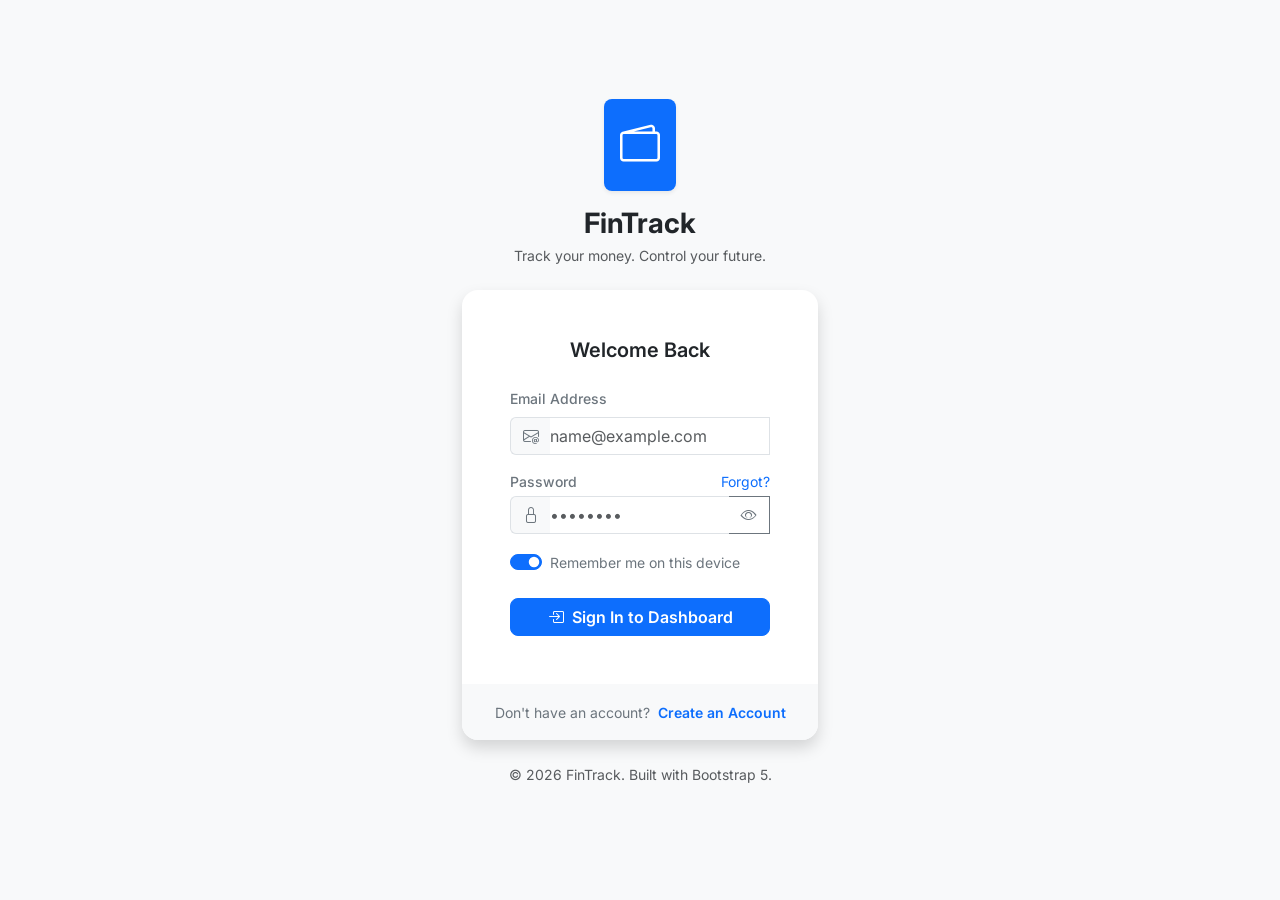
<file: FinTrack/dashboard.html>
<!DOCTYPE html>
<html lang="en">
<head>
  <meta charset="UTF-8">
  <meta name="viewport" content="width=device-width, initial-scale=1.0">
  <title>Dashboard - FinTrack Personal Finance</title>
  
  <!-- Google Fonts -->
  <link rel="preconnect" href="https://fonts.googleapis.com">
  <link rel="preconnect" href="https://fonts.gstatic.com" crossorigin>
  <link href="https://fonts.googleapis.com/css2?family=Inter:wght@300;400;500;600;700&display=swap" rel="stylesheet">
  
  <!-- Bootstrap 5 CDN -->
  <link href="https://cdn.jsdelivr.net/npm/bootstrap@5.3.3/dist/css/bootstrap.min.css" rel="stylesheet">
  
  <!-- Bootstrap Icons CDN -->
  <link rel="stylesheet" href="https://cdn.jsdelivr.net/npm/bootstrap-icons@1.11.3/font/bootstrap-icons.min.css">
  
  <!-- Custom CSS -->
  <link rel="stylesheet" href="assets/css/style.css">
</head>
<body>

  <!-- Top Navbar -->
  <nav class="navbar navbar-expand-lg bg-white border-bottom sticky-top shadow-sm py-2">
    <div class="container-fluid">
      
      <!-- Mobile Sidebar Toggle Button -->
      <button class="btn btn-outline-secondary d-md-none me-2" type="button" data-bs-toggle="offcanvas" data-bs-target="#mobileSidebar" aria-controls="mobileSidebar">
        <i class="bi bi-list fs-5"></i>
      </button>

      <!-- Brand Logo -->
      <a class="navbar-brand d-flex align-items-center fw-bold text-primary gap-2" href="dashboard.html">
        <div class="bg-primary text-white rounded-2 px-2 py-1 d-inline-flex align-items-center">
          <i class="bi bi-wallet2 fs-5"></i>
        </div>
        <span>FinTrack</span>
      </a>

      <!-- Right Navbar Menu (Notifications & Profile) -->
      <div class="d-flex align-items-center gap-3 ms-auto">
        
        <!-- Notifications Dropdown -->
        <div class="dropdown">
          <button class="btn btn-light rounded-circle position-relative p-2" type="button" data-bs-toggle="dropdown" aria-expanded="false" title="Notifications">
            <i class="bi bi-bell fs-5 text-secondary"></i>
            <span class="position-absolute top-0 start-100 translate-middle p-1 bg-danger border border-light rounded-circle">
              <span class="visually-hidden">New alerts</span>
            </span>
          </button>
          <ul class="dropdown-menu dropdown-menu-end shadow-sm border-0 rounded-3 p-2" style="width: 280px;">
            <li><h6 class="dropdown-header fw-bold text-uppercase fs-7">Notifications</h6></li>
            <li><hr class="dropdown-divider"></li>
            <li>
              <a class="dropdown-item rounded-2 py-2 d-flex gap-2 align-items-start" href="budget.html">
                <i class="bi bi-exclamation-triangle-fill text-warning fs-5"></i>
                <div>
                  <div class="fw-semibold small">Budget Warning</div>
                  <div class="text-muted extra-small">Shopping budget reached 85%</div>
                </div>
              </a>
            </li>
            <li>
              <a class="dropdown-item rounded-2 py-2 d-flex gap-2 align-items-start" href="transactions.html">
                <i class="bi bi-check-circle-fill text-success fs-5"></i>
                <div>
                  <div class="fw-semibold small">Salary Credited</div>
                  <div class="text-muted extra-small">₹30,000 added to account</div>
                </div>
              </a>
            </li>
          </ul>
        </div>

        <!-- User Profile Dropdown -->
        <div class="dropdown">
          <a href="#" class="d-flex align-items-center text-decoration-none dropdown-toggle gap-2 text-dark" data-bs-toggle="dropdown" aria-expanded="false">
            <div class="avatar-circle bg-primary-subtle text-primary border border-primary-subtle fw-bold">
              RS
            </div>
            <span class="d-none d-lg-inline fw-semibold small user-display-name">Rahul Sharma</span>
          </a>
          <ul class="dropdown-menu dropdown-menu-end shadow-sm border-0 rounded-3 p-2">
            <li>
              <div class="px-3 py-2 border-bottom mb-2">
                <div class="fw-semibold user-display-name">Rahul Sharma</div>
                <div class="text-muted extra-small user-display-email">rahul.sharma@example.com</div>
              </div>
            </li>
            <li><a class="dropdown-item rounded-2" href="profile.html"><i class="bi bi-person me-2"></i>My Profile</a></li>
            <li><a class="dropdown-item rounded-2" href="profile.html#settings"><i class="bi bi-gear me-2"></i>Account Settings</a></li>
            <li><hr class="dropdown-divider"></li>
            <li><a class="dropdown-item rounded-2 text-danger" href="#" onclick="handleLogout(event)"><i class="bi bi-box-arrow-right me-2"></i>Logout</a></li>
          </ul>
        </div>

      </div>
    </div>
  </nav>

  <!-- Container for Sidebar + Content -->
  <div class="container-fluid">
    <div class="row">

      <!-- Desktop Sidebar -->
      <aside class="col-md-3 col-lg-2 sidebar bg-white d-none d-md-block">
        <div class="py-3 px-2">
          <ul class="nav flex-column gap-1">
            <li class="nav-item">
              <a class="nav-link active" href="dashboard.html">
                <i class="bi bi-speedometer2"></i>Dashboard
              </a>
            </li>
            <li class="nav-item">
              <a class="nav-link" href="transactions.html">
                <i class="bi bi-receipt"></i>Transactions
              </a>
            </li>
            <li class="nav-item">
              <a class="nav-link" href="add-transaction.html">
                <i class="bi bi-plus-circle"></i>Add Transaction
              </a>
            </li>
            <li class="nav-item">
              <a class="nav-link" href="budget.html">
                <i class="bi bi-pie-chart"></i>Budget
              </a>
            </li>
            <li class="nav-item">
              <a class="nav-link" href="reports.html">
                <i class="bi bi-bar-chart-line"></i>Reports
              </a>
            </li>
            <li class="nav-item">
              <a class="nav-link" href="profile.html">
                <i class="bi bi-person"></i>Profile
              </a>
            </li>
          </ul>

          <hr class="my-3 text-secondary opacity-25">

          <ul class="nav flex-column">
            <li class="nav-item">
              <a class="nav-link text-danger" href="#" onclick="handleLogout(event)">
                <i class="bi bi-box-arrow-right"></i>Logout
              </a>
            </li>
          </ul>
        </div>
      </aside>

      <!-- Mobile Offcanvas Sidebar -->
      <div class="offcanvas offcanvas-start d-md-none" tabindex="-1" id="mobileSidebar">
        <div class="offcanvas-header border-bottom">
          <h5 class="offcanvas-title d-flex align-items-center gap-2 text-primary fw-bold" id="mobileSidebarLabel">
            <i class="bi bi-wallet2"></i>FinTrack Navigation
          </h5>
          <button type="button" class="btn-close" data-bs-dismiss="offcanvas" aria-label="Close"></button>
        </div>
        <div class="offcanvas-body">
          <ul class="nav flex-column gap-1">
            <li class="nav-item">
              <a class="nav-link active" href="dashboard.html">
                <i class="bi bi-speedometer2 me-2"></i>Dashboard
              </a>
            </li>
            <li class="nav-item">
              <a class="nav-link" href="transactions.html">
                <i class="bi bi-receipt me-2"></i>Transactions
              </a>
            </li>
            <li class="nav-item">
              <a class="nav-link" href="add-transaction.html">
                <i class="bi bi-plus-circle me-2"></i>Add Transaction
              </a>
            </li>
            <li class="nav-item">
              <a class="nav-link" href="budget.html">
                <i class="bi bi-pie-chart me-2"></i>Budget
              </a>
            </li>
            <li class="nav-item">
              <a class="nav-link" href="reports.html">
                <i class="bi bi-bar-chart-line me-2"></i>Reports
              </a>
            </li>
            <li class="nav-item">
              <a class="nav-link" href="profile.html">
                <i class="bi bi-person me-2"></i>Profile
              </a>
            </li>
            <li class="nav-item mt-3">
              <a class="nav-link text-danger" href="#" onclick="handleLogout(event)">
                <i class="bi bi-box-arrow-right me-2"></i>Logout
              </a>
            </li>
          </ul>
        </div>
      </div>

      <!-- Main Content Area -->
      <main class="col-md-9 ms-sm-auto col-lg-10 main-content px-md-4 mb-5">
        
        <!-- Page Title & Header Actions -->
        <div class="d-flex justify-content-between align-items-center flex-wrap gap-2 pb-3 mb-4 border-bottom">
          <div>
            <h1 class="h3 fw-bold mb-1">Dashboard</h1>
            <p class="text-muted small mb-0">Welcome back, <span class="user-display-name">Rahul Sharma</span>! Here is your financial overview.</p>
          </div>
          <div class="d-flex gap-2">
            <a href="add-transaction.html" class="btn btn-primary d-inline-flex align-items-center gap-2 rounded-3">
              <i class="bi bi-plus-circle-fill"></i>
              <span>Add Transaction</span>
            </a>
            <a href="reports.html" class="btn btn-outline-secondary d-inline-flex align-items-center gap-2 rounded-3">
              <i class="bi bi-download"></i>
              <span class="d-none d-sm-inline">Reports</span>
            </a>
          </div>
        </div>

        <!-- Budget Warning Alert Banner -->
        <div class="alert alert-warning alert-dismissible fade show border-0 shadow-sm rounded-3 mb-4" role="alert">
          <div class="d-flex align-items-center gap-3">
            <i class="bi bi-exclamation-triangle-fill fs-3 text-warning"></i>
            <div>
              <strong class="d-block">Budget Alert: Shopping Category near limit!</strong>
              <span class="small text-secondary">You have spent ₹6,800 out of ₹8,000 allocated for Shopping this month (85%).</span>
            </div>
          </div>
          <button type="button" class="btn-close" data-bs-dismiss="alert" aria-label="Close"></button>
        </div>

        <!-- Summary Cards Grid (4 Cards) -->
        <div class="row g-3 mb-4">
          
          <!-- Card 1: Total Balance -->
          <div class="col-12 col-sm-6 col-xl-3">
            <div class="card border-0 shadow-sm rounded-3 h-100 card-hover">
              <div class="card-body">
                <div class="d-flex align-items-center justify-content-between mb-3">
                  <span class="text-muted small fw-semibold text-uppercase">Total Balance</span>
                  <div class="bg-primary-subtle text-primary p-2 rounded-3">
                    <i class="bi bi-wallet-fill fs-5"></i>
                  </div>
                </div>
                <h2 class="h3 fw-bold mb-2" id="dashTotalBalance">₹1,25,500</h2>
                <div class="d-flex align-items-center small">
                  <span class="badge bg-success-subtle text-success-emphasis me-2">
                    <i class="bi bi-arrow-up-right me-1"></i>+12.5%
                  </span>
                  <span class="text-muted extra-small">vs last month</span>
                </div>
              </div>
            </div>
          </div>

          <!-- Card 2: Total Income -->
          <div class="col-12 col-sm-6 col-xl-3">
            <div class="card border-0 shadow-sm rounded-3 h-100 card-hover">
              <div class="card-body">
                <div class="d-flex align-items-center justify-content-between mb-3">
                  <span class="text-muted small fw-semibold text-uppercase">Total Income</span>
                  <div class="bg-success-subtle text-success p-2 rounded-3">
                    <i class="bi bi-graph-up-arrow fs-5"></i>
                  </div>
                </div>
                <h2 class="h3 fw-bold mb-2 text-success" id="dashTotalIncome">₹75,000</h2>
                <div class="d-flex align-items-center small">
                  <span class="badge bg-success-subtle text-success-emphasis me-2">
                    <i class="bi bi-arrow-up-right me-1"></i>+8.2%
                  </span>
                  <span class="text-muted extra-small">vs last month</span>
                </div>
              </div>
            </div>
          </div>

          <!-- Card 3: Total Expenses -->
          <div class="col-12 col-sm-6 col-xl-3">
            <div class="card border-0 shadow-sm rounded-3 h-100 card-hover">
              <div class="card-body">
                <div class="d-flex align-items-center justify-content-between mb-3">
                  <span class="text-muted small fw-semibold text-uppercase">Total Expenses</span>
                  <div class="bg-danger-subtle text-danger p-2 rounded-3">
                    <i class="bi bi-graph-down-arrow fs-5"></i>
                  </div>
                </div>
                <h2 class="h3 fw-bold mb-2 text-danger" id="dashTotalExpenses">₹42,500</h2>
                <div class="d-flex align-items-center small">
                  <span class="badge bg-danger-subtle text-danger-emphasis me-2">
                    <i class="bi bi-arrow-down-right me-1"></i>-3.1%
                  </span>
                  <span class="text-muted extra-small">vs last month</span>
                </div>
              </div>
            </div>
          </div>

          <!-- Card 4: Total Savings -->
          <div class="col-12 col-sm-6 col-xl-3">
            <div class="card border-0 shadow-sm rounded-3 h-100 card-hover">
              <div class="card-body">
                <div class="d-flex align-items-center justify-content-between mb-3">
                  <span class="text-muted small fw-semibold text-uppercase">Total Savings</span>
                  <div class="bg-info-subtle text-info p-2 rounded-3">
                    <i class="bi bi-piggy-bank-fill fs-5"></i>
                  </div>
                </div>
                <h2 class="h3 fw-bold mb-2 text-primary" id="dashTotalSavings">₹32,500</h2>
                <div class="d-flex align-items-center small">
                  <span class="badge bg-success-subtle text-success-emphasis me-2">
                    <i class="bi bi-arrow-up-right me-1"></i>+15.4%
                  </span>
                  <span class="text-muted extra-small">vs last month</span>
                </div>
              </div>
            </div>
          </div>

        </div>

        <!-- Section 2: Financial Overview Visual & Quick Actions -->
        <div class="row g-4 mb-4">
          
          <!-- Financial Overview Progress Breakdown -->
          <div class="col-12 col-lg-8">
            <div class="card border-0 shadow-sm rounded-3 h-100">
              <div class="card-header bg-white border-0 pt-4 px-4 pb-0 d-flex justify-content-between align-items-center">
                <h5 class="fw-bold mb-0">Financial Overview</h5>
                <span class="badge bg-light text-secondary border">September 2026</span>
              </div>
              <div class="card-body p-4">
                <p class="text-muted small mb-4">Monthly allocation breakdown comparing total income against expenses and net savings.</p>

                <!-- Income Bar -->
                <div class="mb-4">
                  <div class="d-flex justify-content-between align-items-center mb-1">
                    <span class="fw-semibold small"><i class="bi bi-circle-fill text-success me-2 fs-7"></i>Total Income</span>
                    <span class="fw-bold small text-success">₹75,000 (100%)</span>
                  </div>
                  <div class="progress rounded-pill" style="height: 12px;">
                    <div class="progress-bar bg-success progress-bar-striped progress-bar-animated" role="progressbar" style="width: 100%" aria-valuenow="100" aria-valuemin="0" aria-valuemax="100"></div>
                  </div>
                </div>

                <!-- Expenses Bar -->
                <div class="mb-4">
                  <div class="d-flex justify-content-between align-items-center mb-1">
                    <span class="fw-semibold small"><i class="bi bi-circle-fill text-danger me-2 fs-7"></i>Total Expenses</span>
                    <span class="fw-bold small text-danger">₹42,500 (56.6%)</span>
                  </div>
                  <div class="progress rounded-pill" style="height: 12px;">
                    <div class="progress-bar bg-danger progress-bar-striped progress-bar-animated" role="progressbar" style="width: 56.6%" aria-valuenow="56.6" aria-valuemin="0" aria-valuemax="100"></div>
                  </div>
                </div>

                <!-- Savings Bar -->
                <div class="mb-3">
                  <div class="d-flex justify-content-between align-items-center mb-1">
                    <span class="fw-semibold small"><i class="bi bi-circle-fill text-primary me-2 fs-7"></i>Total Savings</span>
                    <span class="fw-bold small text-primary">₹32,500 (43.4%)</span>
                  </div>
                  <div class="progress rounded-pill" style="height: 12px;">
                    <div class="progress-bar bg-primary progress-bar-striped progress-bar-animated" role="progressbar" style="width: 43.4%" aria-valuenow="43.4" aria-valuemin="0" aria-valuemax="100"></div>
                  </div>
                </div>

                <div class="p-3 bg-light rounded-3 mt-4 d-flex justify-content-around text-center">
                  <div>
                    <div class="text-muted extra-small text-uppercase">Savings Target</div>
                    <div class="fw-bold text-dark">₹30,000</div>
                  </div>
                  <div class="border-start"></div>
                  <div>
                    <div class="text-muted extra-small text-uppercase">Target Achieved</div>
                    <div class="fw-bold text-success">108.3% <i class="bi bi-check-circle-fill"></i></div>
                  </div>
                </div>

              </div>
            </div>
          </div>

          <!-- Quick Actions & Financial Health Widget -->
          <div class="col-12 col-lg-4">
            <div class="card border-0 shadow-sm rounded-3 h-100">
              <div class="card-header bg-white border-0 pt-4 px-4 pb-0">
                <h5 class="fw-bold mb-0">Quick Shortcuts</h5>
              </div>
              <div class="card-body p-4 d-flex flex-column justify-content-between">
                
                <div class="d-grid gap-2 mb-4">
                  <a href="add-transaction.html" class="btn btn-outline-primary text-start p-3 rounded-3 d-flex align-items-center justify-content-between">
                    <div class="d-flex align-items-center gap-2">
                      <i class="bi bi-plus-circle-fill fs-5"></i>
                      <span>Record Expense</span>
                    </div>
                    <i class="bi bi-chevron-right text-muted small"></i>
                  </a>

                  <a href="budget.html" class="btn btn-outline-success text-start p-3 rounded-3 d-flex align-items-center justify-content-between">
                    <div class="d-flex align-items-center gap-2">
                      <i class="bi bi-pie-chart-fill fs-5"></i>
                      <span>Check Category Budgets</span>
                    </div>
                    <i class="bi bi-chevron-right text-muted small"></i>
                  </a>

                  <a href="reports.html" class="btn btn-outline-info text-start p-3 rounded-3 d-flex align-items-center justify-content-between">
                    <div class="d-flex align-items-center gap-2">
                      <i class="bi bi-bar-chart-fill fs-5"></i>
                      <span>View Financial Reports</span>
                    </div>
                    <i class="bi bi-chevron-right text-muted small"></i>
                  </a>
                </div>

                <div class="card bg-primary-subtle border-0 p-3 rounded-3">
                  <div class="d-flex align-items-center gap-2 mb-2">
                    <i class="bi bi-shield-check fs-4 text-primary"></i>
                    <h6 class="fw-bold text-primary mb-0">Financial Health: Excellent</h6>
                  </div>
                  <p class="small text-secondary mb-0">Your savings rate is above 40%. Keep maintaining your target expenses for maximum returns.</p>
                </div>

              </div>
            </div>
          </div>

        </div>

        <!-- Section 3: Recent Transactions Table -->
        <div class="card border-0 shadow-sm rounded-3 mb-4">
          <div class="card-header bg-white border-0 pt-4 px-4 pb-0 d-flex justify-content-between align-items-center flex-wrap gap-2">
            <div>
              <h5 class="fw-bold mb-1">Recent Transactions</h5>
              <p class="text-muted small mb-0">Latest income and expense entries recorded.</p>
            </div>
            <a href="transactions.html" class="btn btn-sm btn-outline-primary rounded-3">
              View All Transactions <i class="bi bi-arrow-right ms-1"></i>
            </a>
          </div>
          <div class="card-body p-0 mt-3">
            <div class="table-responsive">
              <table class="table table-hover table-striped align-middle mb-0">
                <thead class="table-light border-top">
                  <tr class="text-muted extra-small text-uppercase">
                    <th class="ps-4">Date</th>
                    <th>Description</th>
                    <th>Category</th>
                    <th>Type</th>
                    <th>Amount</th>
                    <th>Status</th>
                  </tr>
                </thead>
                <tbody id="recentTransactionsBody">
                  <!-- Rendered dynamically by app.js -->
                </tbody>
              </table>
            </div>
          </div>
        </div>

      </main>
    </div>
  </div>

  <!-- Bootstrap 5 JS Bundle CDN -->
  <script src="https://cdn.jsdelivr.net/npm/bootstrap@5.3.3/dist/js/bootstrap.bundle.min.js"></script>
  <!-- App JS -->
  <script src="assets/js/app.js"></script>
</body>
</html>
</file>
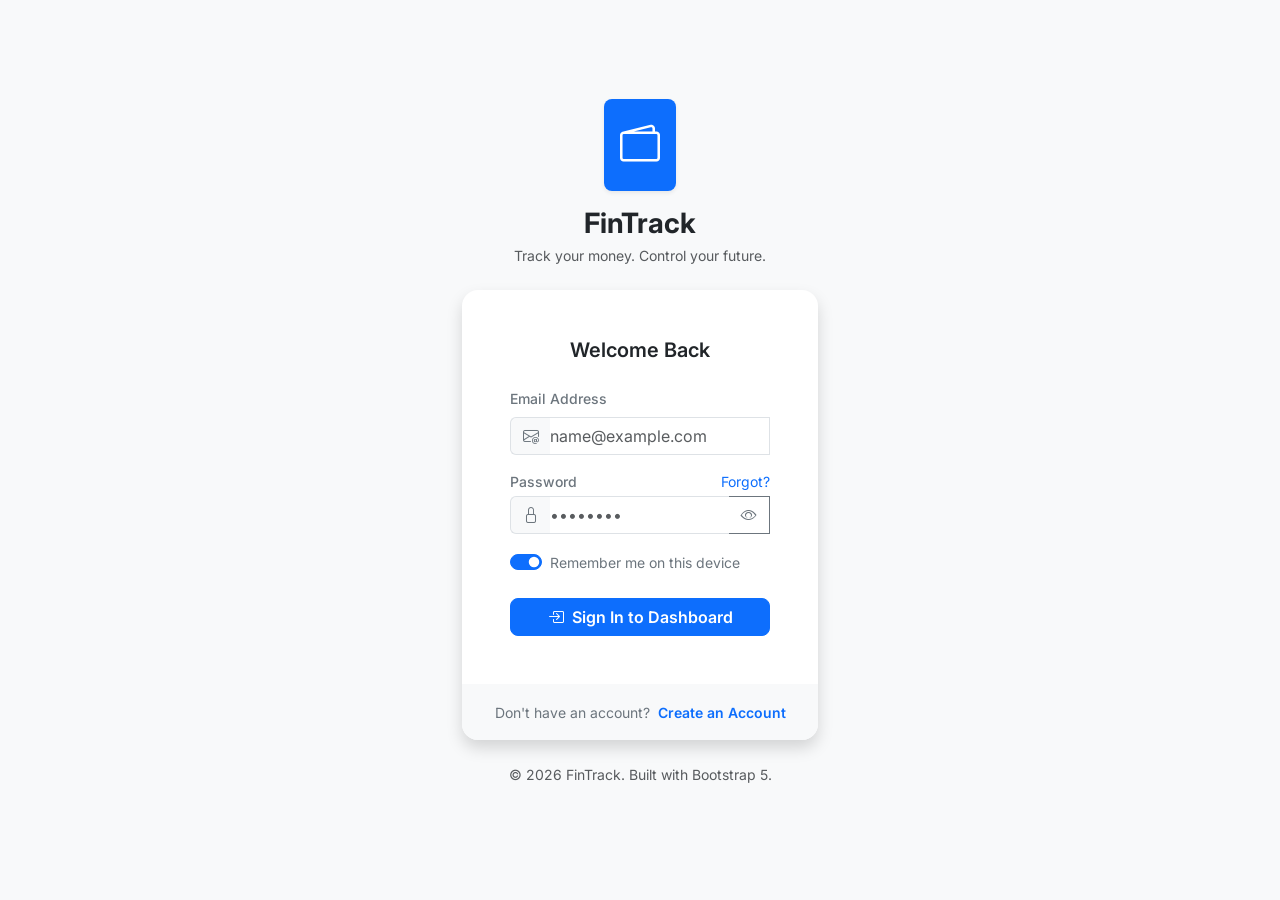
<file: FinTrack/profile.html>
<!DOCTYPE html>
<html lang="en">
<head>
  <meta charset="UTF-8">
  <meta name="viewport" content="width=device-width, initial-scale=1.0">
  <title>Profile & Settings - FinTrack Personal Finance</title>
  
  <!-- Google Fonts -->
  <link rel="preconnect" href="https://fonts.googleapis.com">
  <link rel="preconnect" href="https://fonts.gstatic.com" crossorigin>
  <link href="https://fonts.googleapis.com/css2?family=Inter:wght@300;400;500;600;700&display=swap" rel="stylesheet">
  
  <!-- Bootstrap 5 CDN -->
  <link href="https://cdn.jsdelivr.net/npm/bootstrap@5.3.3/dist/css/bootstrap.min.css" rel="stylesheet">
  
  <!-- Bootstrap Icons CDN -->
  <link rel="stylesheet" href="https://cdn.jsdelivr.net/npm/bootstrap-icons@1.11.3/font/bootstrap-icons.min.css">
  
  <!-- Custom CSS -->
  <link rel="stylesheet" href="assets/css/style.css">
</head>
<body>

  <!-- Top Navbar -->
  <nav class="navbar navbar-expand-lg bg-white border-bottom sticky-top shadow-sm py-2">
    <div class="container-fluid">
      
      <button class="btn btn-outline-secondary d-md-none me-2" type="button" data-bs-toggle="offcanvas" data-bs-target="#mobileSidebar" aria-controls="mobileSidebar">
        <i class="bi bi-list fs-5"></i>
      </button>

      <a class="navbar-brand d-flex align-items-center fw-bold text-primary gap-2" href="dashboard.html">
        <div class="bg-primary text-white rounded-2 px-2 py-1 d-inline-flex align-items-center">
          <i class="bi bi-wallet2 fs-5"></i>
        </div>
        <span>FinTrack</span>
      </a>

      <div class="d-flex align-items-center gap-3 ms-auto">
        <div class="dropdown">
          <button class="btn btn-light rounded-circle position-relative p-2" type="button" data-bs-toggle="dropdown" aria-expanded="false" title="Notifications">
            <i class="bi bi-bell fs-5 text-secondary"></i>
            <span class="position-absolute top-0 start-100 translate-middle p-1 bg-danger border border-light rounded-circle"></span>
          </button>
          <ul class="dropdown-menu dropdown-menu-end shadow-sm border-0 rounded-3 p-2" style="width: 280px;">
            <li><h6 class="dropdown-header fw-bold text-uppercase fs-7">Notifications</h6></li>
            <li><hr class="dropdown-divider"></li>
            <li>
              <a class="dropdown-item rounded-2 py-2 d-flex gap-2 align-items-start" href="budget.html">
                <i class="bi bi-exclamation-triangle-fill text-warning fs-5"></i>
                <div>
                  <div class="fw-semibold small">Budget Warning</div>
                  <div class="text-muted extra-small">Shopping budget reached 85%</div>
                </div>
              </a>
            </li>
          </ul>
        </div>

        <div class="dropdown">
          <a href="#" class="d-flex align-items-center text-decoration-none dropdown-toggle gap-2 text-dark" data-bs-toggle="dropdown" aria-expanded="false">
            <div class="avatar-circle bg-primary-subtle text-primary border border-primary-subtle fw-bold">
              RS
            </div>
            <span class="d-none d-lg-inline fw-semibold small user-display-name">Rahul Sharma</span>
          </a>
          <ul class="dropdown-menu dropdown-menu-end shadow-sm border-0 rounded-3 p-2">
            <li>
              <div class="px-3 py-2 border-bottom mb-2">
                <div class="fw-semibold user-display-name">Rahul Sharma</div>
                <div class="text-muted extra-small user-display-email">rahul.sharma@example.com</div>
              </div>
            </li>
            <li><a class="dropdown-item rounded-2" href="profile.html"><i class="bi bi-person me-2"></i>My Profile</a></li>
            <li><a class="dropdown-item rounded-2" href="profile.html#settings"><i class="bi bi-gear me-2"></i>Account Settings</a></li>
            <li><hr class="dropdown-divider"></li>
            <li><a class="dropdown-item rounded-2 text-danger" href="#" onclick="handleLogout(event)"><i class="bi bi-box-arrow-right me-2"></i>Logout</a></li>
          </ul>
        </div>
      </div>
    </div>
  </nav>

  <!-- Container for Sidebar + Content -->
  <div class="container-fluid">
    <div class="row">

      <!-- Desktop Sidebar -->
      <aside class="col-md-3 col-lg-2 sidebar bg-white d-none d-md-block">
        <div class="py-3 px-2">
          <ul class="nav flex-column gap-1">
            <li class="nav-item"><a class="nav-link" href="dashboard.html"><i class="bi bi-speedometer2"></i>Dashboard</a></li>
            <li class="nav-item"><a class="nav-link" href="transactions.html"><i class="bi bi-receipt"></i>Transactions</a></li>
            <li class="nav-item"><a class="nav-link" href="add-transaction.html"><i class="bi bi-plus-circle"></i>Add Transaction</a></li>
            <li class="nav-item"><a class="nav-link" href="budget.html"><i class="bi bi-pie-chart"></i>Budget</a></li>
            <li class="nav-item"><a class="nav-link" href="reports.html"><i class="bi bi-bar-chart-line"></i>Reports</a></li>
            <li class="nav-item"><a class="nav-link active" href="profile.html"><i class="bi bi-person"></i>Profile</a></li>
          </ul>
          <hr class="my-3 text-secondary opacity-25">
          <ul class="nav flex-column">
            <li class="nav-item"><a class="nav-link text-danger" href="#" onclick="handleLogout(event)"><i class="bi bi-box-arrow-right"></i>Logout</a></li>
          </ul>
        </div>
      </aside>

      <!-- Mobile Offcanvas Sidebar -->
      <div class="offcanvas offcanvas-start d-md-none" tabindex="-1" id="mobileSidebar">
        <div class="offcanvas-header border-bottom">
          <h5 class="offcanvas-title d-flex align-items-center gap-2 text-primary fw-bold">
            <i class="bi bi-wallet2"></i>FinTrack Navigation
          </h5>
          <button type="button" class="btn-close" data-bs-dismiss="offcanvas" aria-label="Close"></button>
        </div>
        <div class="offcanvas-body">
          <ul class="nav flex-column gap-1">
            <li class="nav-item"><a class="nav-link" href="dashboard.html"><i class="bi bi-speedometer2 me-2"></i>Dashboard</a></li>
            <li class="nav-item"><a class="nav-link" href="transactions.html"><i class="bi bi-receipt me-2"></i>Transactions</a></li>
            <li class="nav-item"><a class="nav-link" href="add-transaction.html"><i class="bi bi-plus-circle me-2"></i>Add Transaction</a></li>
            <li class="nav-item"><a class="nav-link" href="budget.html"><i class="bi bi-pie-chart me-2"></i>Budget</a></li>
            <li class="nav-item"><a class="nav-link" href="reports.html"><i class="bi bi-bar-chart-line me-2"></i>Reports</a></li>
            <li class="nav-item"><a class="nav-link active" href="profile.html"><i class="bi bi-person me-2"></i>Profile</a></li>
            <li class="nav-item mt-3"><a class="nav-link text-danger" href="#" onclick="handleLogout(event)"><i class="bi bi-box-arrow-right me-2"></i>Logout</a></li>
          </ul>
        </div>
      </div>

      <!-- Main Content Area -->
      <main class="col-md-9 ms-sm-auto col-lg-10 main-content px-md-4 mb-5">
        
        <!-- Breadcrumb Navigation -->
        <nav aria-label="breadcrumb" class="mt-2">
          <ol class="breadcrumb mb-2">
            <li class="breadcrumb-item"><a href="dashboard.html" class="text-decoration-none">Dashboard</a></li>
            <li class="breadcrumb-item active" aria-current="page">Profile & Settings</li>
          </ol>
        </nav>

        <!-- Page Header -->
        <div class="pb-3 mb-4 border-bottom">
          <h1 class="h3 fw-bold mb-1">User Profile & Settings</h1>
          <p class="text-muted small mb-0">Manage your account information, notification preferences, and security settings.</p>
        </div>

        <div class="row g-4">
          
          <!-- Column 1: Profile Summary Card -->
          <div class="col-12 col-lg-4">
            <div class="card border-0 shadow-sm rounded-3 text-center p-4">
              <div class="card-body">
                
                <div class="mb-3">
                  <div class="avatar-circle-lg bg-primary text-white mx-auto shadow-sm">
                    RS
                  </div>
                </div>

                <h4 class="fw-bold mb-1" id="profileDisplayName">Rahul Sharma</h4>
                <p class="text-muted small mb-3" id="profileDisplayEmail">rahul.sharma@example.com</p>

                <span class="badge bg-success-subtle text-success-emphasis rounded-pill px-3 py-2 border border-success-subtle mb-4">
                  <i class="bi bi-shield-check me-1"></i>Verified Premium Member
                </span>

                <hr class="my-3 text-secondary opacity-25">

                <div class="text-start small">
                  <div class="d-flex justify-content-between py-2 border-bottom">
                    <span class="text-muted"><i class="bi bi-telephone me-2"></i>Phone:</span>
                    <strong class="text-dark" id="profileDisplayPhone">+91 98765 43210</strong>
                  </div>
                  <div class="d-flex justify-content-between py-2 border-bottom">
                    <span class="text-muted"><i class="bi bi-geo-alt me-2"></i>Location:</span>
                    <strong class="text-dark" id="profileDisplayLocation">Mumbai, Maharashtra</strong>
                  </div>
                  <div class="d-flex justify-content-between py-2">
                    <span class="text-muted"><i class="bi bi-calendar3 me-2"></i>Member Since:</span>
                    <strong class="text-dark" id="profileDisplayDate">15 Jan 2024</strong>
                  </div>
                </div>

                <button class="btn btn-outline-primary w-100 mt-4 rounded-3" data-bs-toggle="modal" data-bs-target="#editProfileModal">
                  <i class="bi bi-pencil-square me-2"></i>Edit Profile
                </button>

              </div>
            </div>
          </div>

          <!-- Column 2: Account Settings & Preferences -->
          <div class="col-12 col-lg-8">
            
            <!-- Preferences Switch Card -->
            <div class="card border-0 shadow-sm rounded-3 mb-4" id="settings">
              <div class="card-header bg-white border-0 pt-4 px-4 pb-0">
                <h5 class="fw-bold mb-0"><i class="bi bi-sliders text-primary me-2"></i>Notification & Alert Settings</h5>
              </div>
              <div class="card-body p-4">
                
                <!-- Switch 1 -->
                <div class="d-flex justify-content-between align-items-center py-3 border-bottom">
                  <div>
                    <h6 class="fw-semibold mb-1">Email Notifications</h6>
                    <p class="text-muted extra-small mb-0">Receive weekly financial summaries and budget reports directly in your inbox.</p>
                  </div>
                  <div class="form-check form-switch fs-5">
                    <input class="form-check-input profile-setting-switch" type="checkbox" role="switch" id="switchEmailNotif" data-setting="Email Notifications" checked>
                  </div>
                </div>

                <!-- Switch 2 -->
                <div class="d-flex justify-content-between align-items-center py-3 border-bottom">
                  <div>
                    <h6 class="fw-semibold mb-1">Instant Transaction Alerts</h6>
                    <p class="text-muted extra-small mb-0">Get real-time alerts whenever a new expense over ₹5,000 is recorded.</p>
                  </div>
                  <div class="form-check form-switch fs-5">
                    <input class="form-check-input profile-setting-switch" type="checkbox" role="switch" id="switchTxnAlerts" data-setting="Transaction Alerts" checked>
                  </div>
                </div>

                <!-- Switch 3 -->
                <div class="d-flex justify-content-between align-items-center py-3 border-bottom">
                  <div>
                    <h6 class="fw-semibold mb-1">Monthly Budget Warning Alerts</h6>
                    <p class="text-muted extra-small mb-0">Notify when any category spending crosses 80% of configured monthly budget limit.</p>
                  </div>
                  <div class="form-check form-switch fs-5">
                    <input class="form-check-input profile-setting-switch" type="checkbox" role="switch" id="switchBudgetAlerts" data-setting="Budget Warnings" checked>
                  </div>
                </div>

                <!-- Switch 4 -->
                <div class="d-flex justify-content-between align-items-center py-3">
                  <div>
                    <h6 class="fw-semibold mb-1">Two-Factor Security Authentication (2FA)</h6>
                    <p class="text-muted extra-small mb-0">Require OTP code confirmation when logging into dashboard from new browsers.</p>
                  </div>
                  <div class="form-check form-switch fs-5">
                    <input class="form-check-input profile-setting-switch" type="checkbox" role="switch" id="switch2FA" data-setting="Two-Factor Security" checked>
                  </div>
                </div>

              </div>
            </div>

            <!-- Change Password Card -->
            <div class="card border-0 shadow-sm rounded-3">
              <div class="card-header bg-white border-0 pt-4 px-4 pb-0">
                <h5 class="fw-bold mb-0"><i class="bi bi-key text-primary me-2"></i>Change Password</h5>
              </div>
              <div class="card-body p-4">
                <form id="changePasswordForm" class="needs-validation" novalidate onsubmit="event.preventDefault(); showToast('Password updated successfully!', 'success'); this.reset();">
                  <div class="row g-3">
                    <div class="col-12">
                      <label for="currPass" class="form-label small text-secondary">Current Password</label>
                      <input type="password" class="form-control" id="currPass" placeholder="••••••••" required>
                    </div>
                    <div class="col-12 col-md-6">
                      <label for="newPass" class="form-label small text-secondary">New Password</label>
                      <input type="password" class="form-control" id="newPass" placeholder="••••••••" required>
                    </div>
                    <div class="col-12 col-md-6">
                      <label for="confirmPass" class="form-label small text-secondary">Confirm New Password</label>
                      <input type="password" class="form-control" id="confirmPass" placeholder="••••••••" required>
                    </div>
                  </div>
                  <div class="mt-4 text-end">
                    <button type="submit" class="btn btn-primary fw-semibold px-4">Update Password</button>
                  </div>
                </form>
              </div>
            </div>

          </div>

        </div>

      </main>
    </div>
  </div>

  <!-- Modal: Edit Profile Details -->
  <div class="modal fade" id="editProfileModal" tabindex="-1" aria-labelledby="editProfileModalLabel" aria-hidden="true">
    <div class="modal-dialog modal-dialog-centered">
      <div class="modal-content border-0 shadow rounded-4">
        <div class="modal-header border-bottom">
          <h5 class="modal-title fw-bold" id="editProfileModalLabel">
            <i class="bi bi-pencil-square text-primary me-2"></i>Edit Profile Information
          </h5>
          <button type="button" class="btn-close" data-bs-dismiss="modal" aria-label="Close"></button>
        </div>
        <div class="modal-body p-4">
          <form id="editProfileForm" class="needs-validation" novalidate>
            <div class="mb-3">
              <label for="profileNameInput" class="form-label small text-secondary">Full Name *</label>
              <input type="text" class="form-control" id="profileNameInput" required>
              <div class="invalid-feedback">Name is required.</div>
            </div>

            <div class="mb-3">
              <label for="profileEmailInput" class="form-label small text-secondary">Email Address *</label>
              <input type="email" class="form-control" id="profileEmailInput" required>
              <div class="invalid-feedback">Valid email is required.</div>
            </div>

            <div class="mb-3">
              <label for="profilePhoneInput" class="form-label small text-secondary">Phone Number *</label>
              <input type="text" class="form-control" id="profilePhoneInput" required>
            </div>

            <div class="mb-3">
              <label for="profileLocationInput" class="form-label small text-secondary">Location / City *</label>
              <input type="text" class="form-control" id="profileLocationInput" required>
            </div>

            <div class="d-flex justify-content-end gap-2 mt-4 pt-2 border-top">
              <button type="button" class="btn btn-secondary" data-bs-dismiss="modal">Cancel</button>
              <button type="submit" class="btn btn-primary fw-semibold">Save Changes</button>
            </div>
          </form>
        </div>
      </div>
    </div>
  </div>

  <!-- Bootstrap 5 JS Bundle CDN -->
  <script src="https://cdn.jsdelivr.net/npm/bootstrap@5.3.3/dist/js/bootstrap.bundle.min.js"></script>
  <!-- App JS -->
  <script src="assets/js/app.js"></script>
</body>
</html>
</file>
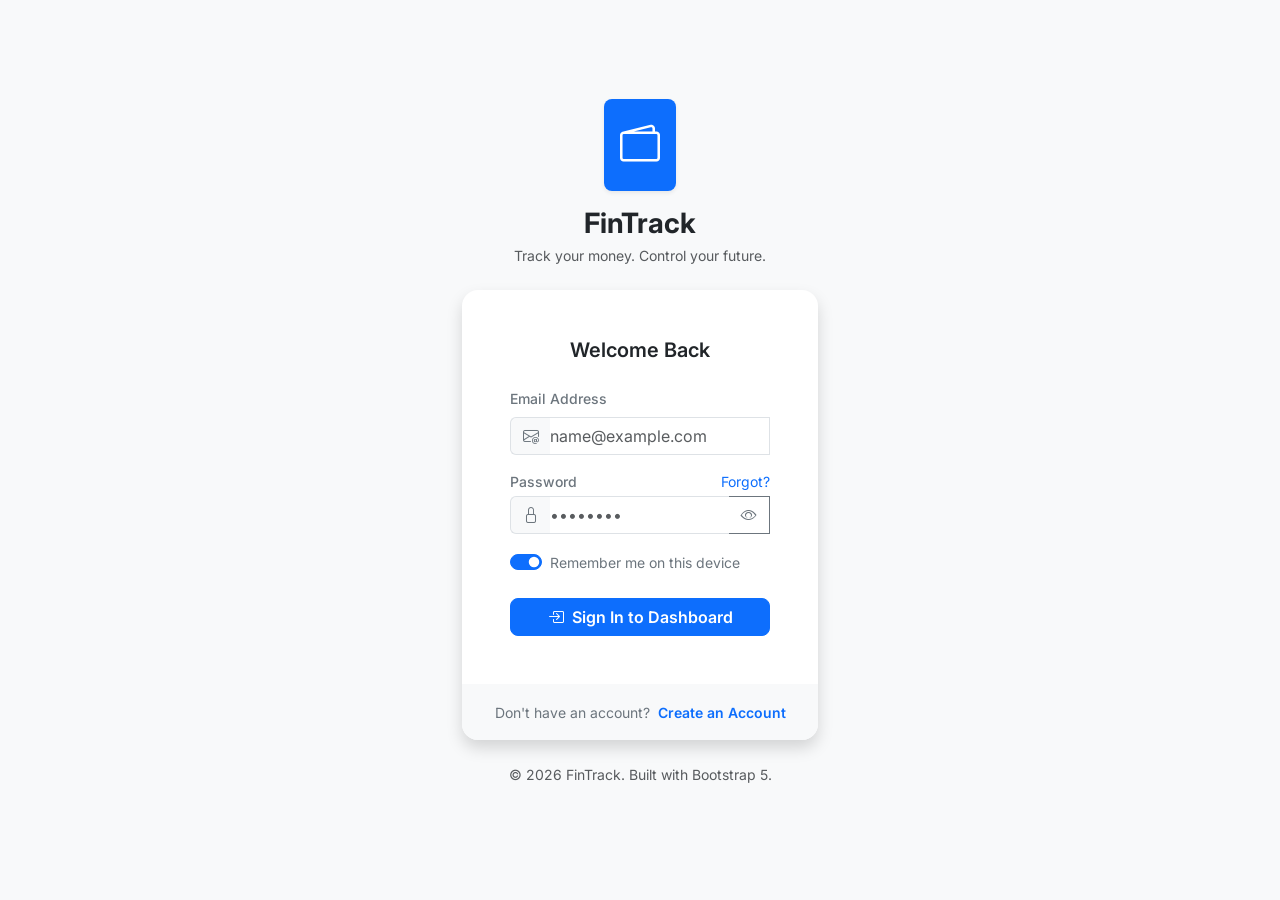
<file: FinTrack/reports.html>
<!DOCTYPE html>
<html lang="en">
<head>
  <meta charset="UTF-8">
  <meta name="viewport" content="width=device-width, initial-scale=1.0">
  <title>Financial Reports - FinTrack Personal Finance</title>
  
  <!-- Google Fonts -->
  <link rel="preconnect" href="https://fonts.googleapis.com">
  <link rel="preconnect" href="https://fonts.gstatic.com" crossorigin>
  <link href="https://fonts.googleapis.com/css2?family=Inter:wght@300;400;500;600;700&display=swap" rel="stylesheet">
  
  <!-- Bootstrap 5 CDN -->
  <link href="https://cdn.jsdelivr.net/npm/bootstrap@5.3.3/dist/css/bootstrap.min.css" rel="stylesheet">
  
  <!-- Bootstrap Icons CDN -->
  <link rel="stylesheet" href="https://cdn.jsdelivr.net/npm/bootstrap-icons@1.11.3/font/bootstrap-icons.min.css">
  
  <!-- Custom CSS -->
  <link rel="stylesheet" href="assets/css/style.css">
</head>
<body>

  <!-- Top Navbar -->
  <nav class="navbar navbar-expand-lg bg-white border-bottom sticky-top shadow-sm py-2">
    <div class="container-fluid">
      
      <button class="btn btn-outline-secondary d-md-none me-2" type="button" data-bs-toggle="offcanvas" data-bs-target="#mobileSidebar" aria-controls="mobileSidebar">
        <i class="bi bi-list fs-5"></i>
      </button>

      <a class="navbar-brand d-flex align-items-center fw-bold text-primary gap-2" href="dashboard.html">
        <div class="bg-primary text-white rounded-2 px-2 py-1 d-inline-flex align-items-center">
          <i class="bi bi-wallet2 fs-5"></i>
        </div>
        <span>FinTrack</span>
      </a>

      <div class="d-flex align-items-center gap-3 ms-auto">
        <div class="dropdown">
          <button class="btn btn-light rounded-circle position-relative p-2" type="button" data-bs-toggle="dropdown" aria-expanded="false" title="Notifications">
            <i class="bi bi-bell fs-5 text-secondary"></i>
            <span class="position-absolute top-0 start-100 translate-middle p-1 bg-danger border border-light rounded-circle"></span>
          </button>
          <ul class="dropdown-menu dropdown-menu-end shadow-sm border-0 rounded-3 p-2" style="width: 280px;">
            <li><h6 class="dropdown-header fw-bold text-uppercase fs-7">Notifications</h6></li>
            <li><hr class="dropdown-divider"></li>
            <li>
              <a class="dropdown-item rounded-2 py-2 d-flex gap-2 align-items-start" href="budget.html">
                <i class="bi bi-exclamation-triangle-fill text-warning fs-5"></i>
                <div>
                  <div class="fw-semibold small">Budget Warning</div>
                  <div class="text-muted extra-small">Shopping budget reached 85%</div>
                </div>
              </a>
            </li>
          </ul>
        </div>

        <div class="dropdown">
          <a href="#" class="d-flex align-items-center text-decoration-none dropdown-toggle gap-2 text-dark" data-bs-toggle="dropdown" aria-expanded="false">
            <div class="avatar-circle bg-primary-subtle text-primary border border-primary-subtle fw-bold">
              RS
            </div>
            <span class="d-none d-lg-inline fw-semibold small user-display-name">Rahul Sharma</span>
          </a>
          <ul class="dropdown-menu dropdown-menu-end shadow-sm border-0 rounded-3 p-2">
            <li>
              <div class="px-3 py-2 border-bottom mb-2">
                <div class="fw-semibold user-display-name">Rahul Sharma</div>
                <div class="text-muted extra-small user-display-email">rahul.sharma@example.com</div>
              </div>
            </li>
            <li><a class="dropdown-item rounded-2" href="profile.html"><i class="bi bi-person me-2"></i>My Profile</a></li>
            <li><a class="dropdown-item rounded-2" href="profile.html#settings"><i class="bi bi-gear me-2"></i>Account Settings</a></li>
            <li><hr class="dropdown-divider"></li>
            <li><a class="dropdown-item rounded-2 text-danger" href="#" onclick="handleLogout(event)"><i class="bi bi-box-arrow-right me-2"></i>Logout</a></li>
          </ul>
        </div>
      </div>
    </div>
  </nav>

  <!-- Container for Sidebar + Content -->
  <div class="container-fluid">
    <div class="row">

      <!-- Desktop Sidebar -->
      <aside class="col-md-3 col-lg-2 sidebar bg-white d-none d-md-block">
        <div class="py-3 px-2">
          <ul class="nav flex-column gap-1">
            <li class="nav-item"><a class="nav-link" href="dashboard.html"><i class="bi bi-speedometer2"></i>Dashboard</a></li>
            <li class="nav-item"><a class="nav-link" href="transactions.html"><i class="bi bi-receipt"></i>Transactions</a></li>
            <li class="nav-item"><a class="nav-link" href="add-transaction.html"><i class="bi bi-plus-circle"></i>Add Transaction</a></li>
            <li class="nav-item"><a class="nav-link" href="budget.html"><i class="bi bi-pie-chart"></i>Budget</a></li>
            <li class="nav-item"><a class="nav-link active" href="reports.html"><i class="bi bi-bar-chart-line"></i>Reports</a></li>
            <li class="nav-item"><a class="nav-link" href="profile.html"><i class="bi bi-person"></i>Profile</a></li>
          </ul>
          <hr class="my-3 text-secondary opacity-25">
          <ul class="nav flex-column">
            <li class="nav-item"><a class="nav-link text-danger" href="#" onclick="handleLogout(event)"><i class="bi bi-box-arrow-right"></i>Logout</a></li>
          </ul>
        </div>
      </aside>

      <!-- Mobile Offcanvas Sidebar -->
      <div class="offcanvas offcanvas-start d-md-none" tabindex="-1" id="mobileSidebar">
        <div class="offcanvas-header border-bottom">
          <h5 class="offcanvas-title d-flex align-items-center gap-2 text-primary fw-bold">
            <i class="bi bi-wallet2"></i>FinTrack Navigation
          </h5>
          <button type="button" class="btn-close" data-bs-dismiss="offcanvas" aria-label="Close"></button>
        </div>
        <div class="offcanvas-body">
          <ul class="nav flex-column gap-1">
            <li class="nav-item"><a class="nav-link" href="dashboard.html"><i class="bi bi-speedometer2 me-2"></i>Dashboard</a></li>
            <li class="nav-item"><a class="nav-link" href="transactions.html"><i class="bi bi-receipt me-2"></i>Transactions</a></li>
            <li class="nav-item"><a class="nav-link" href="add-transaction.html"><i class="bi bi-plus-circle me-2"></i>Add Transaction</a></li>
            <li class="nav-item"><a class="nav-link" href="budget.html"><i class="bi bi-pie-chart me-2"></i>Budget</a></li>
            <li class="nav-item"><a class="nav-link active" href="reports.html"><i class="bi bi-bar-chart-line me-2"></i>Reports</a></li>
            <li class="nav-item"><a class="nav-link" href="profile.html"><i class="bi bi-person me-2"></i>Profile</a></li>
            <li class="nav-item mt-3"><a class="nav-link text-danger" href="#" onclick="handleLogout(event)"><i class="bi bi-box-arrow-right me-2"></i>Logout</a></li>
          </ul>
        </div>
      </div>

      <!-- Main Content Area -->
      <main class="col-md-9 ms-sm-auto col-lg-10 main-content px-md-4 mb-5">
        
        <!-- Breadcrumb Navigation -->
        <nav aria-label="breadcrumb" class="mt-2">
          <ol class="breadcrumb mb-2">
            <li class="breadcrumb-item"><a href="dashboard.html" class="text-decoration-none">Dashboard</a></li>
            <li class="breadcrumb-item active" aria-current="page">Financial Reports</li>
          </ol>
        </nav>

        <!-- Page Header -->
        <div class="d-flex justify-content-between align-items-center flex-wrap gap-2 pb-3 mb-4 border-bottom">
          <div>
            <h1 class="h3 fw-bold mb-1">Financial Reports</h1>
            <p class="text-muted small mb-0">Detailed analytical summary of your spending, income, and savings trends.</p>
          </div>
          <div>
            <button class="btn btn-outline-primary d-inline-flex align-items-center gap-2 rounded-3" id="exportReportBtn">
              <i class="bi bi-file-earmark-pdf"></i>
              <span>Download PDF Report</span>
            </button>
          </div>
        </div>

        <!-- Section 1: Monthly Summary Cards (4 Cards) -->
        <div class="row g-3 mb-4">
          
          <div class="col-12 col-sm-6 col-xl-3">
            <div class="card border-0 shadow-sm rounded-3 h-100 card-hover">
              <div class="card-body">
                <span class="text-muted extra-small fw-semibold text-uppercase">Total Income (YTD)</span>
                <h3 class="fw-bold text-dark mt-2 mb-1">₹75,000</h3>
                <span class="badge bg-success-subtle text-success-emphasis">
                  <i class="bi bi-graph-up me-1"></i>+8.2% Increase
                </span>
              </div>
            </div>
          </div>

          <div class="col-12 col-sm-6 col-xl-3">
            <div class="card border-0 shadow-sm rounded-3 h-100 card-hover">
              <div class="card-body">
                <span class="text-muted extra-small fw-semibold text-uppercase">Total Expenses</span>
                <h3 class="fw-bold text-danger mt-2 mb-1">₹42,500</h3>
                <span class="badge bg-danger-subtle text-danger-emphasis">
                  <i class="bi bi-arrow-down-right me-1"></i>-3.1% Reduced
                </span>
              </div>
            </div>
          </div>

          <div class="col-12 col-sm-6 col-xl-3">
            <div class="card border-0 shadow-sm rounded-3 h-100 card-hover">
              <div class="card-body">
                <span class="text-muted extra-small fw-semibold text-uppercase">Net Savings</span>
                <h3 class="fw-bold text-primary mt-2 mb-1">₹32,500</h3>
                <span class="badge bg-primary-subtle text-primary">
                  <i class="bi bi-piggy-bank me-1"></i>₹2,500 Above Target
                </span>
              </div>
            </div>
          </div>

          <div class="col-12 col-sm-6 col-xl-3">
            <div class="card border-0 shadow-sm rounded-3 h-100 card-hover">
              <div class="card-body">
                <span class="text-muted extra-small fw-semibold text-uppercase">Savings Rate</span>
                <h3 class="fw-bold text-success mt-2 mb-1">43.3%</h3>
                <span class="badge bg-success-subtle text-success-emphasis">
                  <i class="bi bi-star-fill me-1"></i>Grade A (Excellent)
                </span>
              </div>
            </div>
          </div>

        </div>

        <!-- Section 2: Category Spending Breakdown (Progress Bars) -->
        <div class="row g-4 mb-4">
          
          <div class="col-12 col-lg-7">
            <div class="card border-0 shadow-sm rounded-3 h-100">
              <div class="card-header bg-white border-0 pt-4 px-4 pb-0 d-flex justify-content-between align-items-center">
                <h5 class="fw-bold mb-0">Category Spending Breakdown</h5>
                <span class="badge bg-light text-dark border">September 2026</span>
              </div>
              <div class="card-body p-4">
                <p class="text-muted small mb-4">Visual percentage of total ₹42,500 monthly expenses across categories.</p>

                <!-- Food -->
                <div class="mb-3">
                  <div class="d-flex justify-content-between align-items-center mb-1">
                    <span class="fw-semibold small"><i class="bi bi-cart text-primary me-2"></i>Food & Dining</span>
                    <span class="fw-bold small text-dark">₹7,500 <span class="text-muted font-normal">(30.2%)</span></span>
                  </div>
                  <div class="progress rounded-pill" style="height: 10px;">
                    <div class="progress-bar bg-primary" role="progressbar" style="width: 30.2%" aria-valuenow="30.2" aria-valuemin="0" aria-valuemax="100"></div>
                  </div>
                </div>

                <!-- Shopping -->
                <div class="mb-3">
                  <div class="d-flex justify-content-between align-items-center mb-1">
                    <span class="fw-semibold small"><i class="bi bi-bag text-warning me-2"></i>Shopping</span>
                    <span class="fw-bold small text-dark">₹6,800 <span class="text-muted font-normal">(27.4%)</span></span>
                  </div>
                  <div class="progress rounded-pill" style="height: 10px;">
                    <div class="progress-bar bg-warning" role="progressbar" style="width: 27.4%" aria-valuenow="27.4" aria-valuemin="0" aria-valuemax="100"></div>
                  </div>
                </div>

                <!-- Utilities -->
                <div class="mb-3">
                  <div class="d-flex justify-content-between align-items-center mb-1">
                    <span class="fw-semibold small"><i class="bi bi-lightning-charge text-danger me-2"></i>Utilities</span>
                    <span class="fw-bold small text-dark">₹5,800 <span class="text-muted font-normal">(23.3%)</span></span>
                  </div>
                  <div class="progress rounded-pill" style="height: 10px;">
                    <div class="progress-bar bg-danger" role="progressbar" style="width: 23.3%" aria-valuenow="23.3" aria-valuemin="0" aria-valuemax="100"></div>
                  </div>
                </div>

                <!-- Transport -->
                <div class="mb-3">
                  <div class="d-flex justify-content-between align-items-center mb-1">
                    <span class="fw-semibold small"><i class="bi bi-fuel-pump text-info me-2"></i>Transport</span>
                    <span class="fw-bold small text-dark">₹3,200 <span class="text-muted font-normal">(12.9%)</span></span>
                  </div>
                  <div class="progress rounded-pill" style="height: 10px;">
                    <div class="progress-bar bg-info" role="progressbar" style="width: 12.9%" aria-valuenow="12.9" aria-valuemin="0" aria-valuemax="100"></div>
                  </div>
                </div>

                <!-- Entertainment -->
                <div class="mb-2">
                  <div class="d-flex justify-content-between align-items-center mb-1">
                    <span class="fw-semibold small"><i class="bi bi-film text-success me-2"></i>Entertainment</span>
                    <span class="fw-bold small text-dark">₹1,500 <span class="text-muted font-normal">(6.0%)</span></span>
                  </div>
                  <div class="progress rounded-pill" style="height: 10px;">
                    <div class="progress-bar bg-success" role="progressbar" style="width: 6.0%" aria-valuenow="6.0" aria-valuemin="0" aria-valuemax="100"></div>
                  </div>
                </div>

              </div>
            </div>
          </div>

          <!-- Financial Health Score Card -->
          <div class="col-12 col-lg-5">
            <div class="card border-0 shadow-sm rounded-3 h-100">
              <div class="card-header bg-white border-0 pt-4 px-4 pb-0">
                <h5 class="fw-bold mb-0">Financial Health Score</h5>
              </div>
              <div class="card-body p-4 text-center d-flex flex-column justify-content-between">
                
                <div class="my-3">
                  <div class="d-inline-flex align-items-center justify-content-center border border-5 border-success rounded-circle p-4 mb-2" style="width: 130px; height: 130px;">
                    <div>
                      <h2 class="h1 fw-bold text-success mb-0">92</h2>
                      <span class="text-muted extra-small text-uppercase">Out of 100</span>
                    </div>
                  </div>
                  <h6 class="fw-bold text-dark mb-1">Status: Highly Solvent</h6>
                  <p class="text-muted small">Your debt-to-income ratio is under 15% and savings rate exceeds 40%.</p>
                </div>

                <div class="alert alert-info border-0 text-start rounded-3 mb-0" role="alert">
                  <div class="d-flex gap-2">
                    <i class="bi bi-lightbulb-fill text-info fs-5"></i>
                    <div>
                      <strong class="d-block small">Smart Recommendation:</strong>
                      <span class="extra-small text-secondary">Consider re-allocating 10% of unspent monthly balance into low-risk mutual funds or fixed deposits for compound returns.</span>
                    </div>
                  </div>
                </div>

              </div>
            </div>
          </div>

        </div>

        <!-- Section 3: Monthly Comparison Table -->
        <div class="card border-0 shadow-sm rounded-3">
          <div class="card-header bg-white border-0 pt-4 px-4 pb-0">
            <h5 class="fw-bold mb-1">Monthly Financial Comparison</h5>
            <p class="text-muted small mb-0">Historical comparison of income, expenses, and net savings for the past 4 months.</p>
          </div>
          <div class="card-body p-0 mt-3">
            <div class="table-responsive">
              <table class="table table-hover table-striped align-middle mb-0">
                <thead class="table-light border-top">
                  <tr class="text-muted extra-small text-uppercase">
                    <th class="ps-4">Month</th>
                    <th>Total Income</th>
                    <th>Total Expenses</th>
                    <th>Net Savings</th>
                    <th>Savings Rate %</th>
                    <th class="pe-4">Status</th>
                  </tr>
                </thead>
                <tbody>
                  <tr>
                    <td class="ps-4 fw-semibold text-dark">June 2026</td>
                    <td>₹70,000</td>
                    <td class="text-danger">₹40,000</td>
                    <td class="text-primary font-bold">₹30,000</td>
                    <td><span class="badge bg-light text-dark border">42.8%</span></td>
                    <td class="pe-4"><span class="badge bg-success-subtle text-success-emphasis rounded-pill"><i class="bi bi-check-circle me-1"></i>Achieved</span></td>
                  </tr>
                  <tr>
                    <td class="ps-4 fw-semibold text-dark">July 2026</td>
                    <td>₹72,000</td>
                    <td class="text-danger">₹41,500</td>
                    <td class="text-primary font-bold">₹30,500</td>
                    <td><span class="badge bg-light text-dark border">42.3%</span></td>
                    <td class="pe-4"><span class="badge bg-success-subtle text-success-emphasis rounded-pill"><i class="bi bi-check-circle me-1"></i>Achieved</span></td>
                  </tr>
                  <tr>
                    <td class="ps-4 fw-semibold text-dark">August 2026</td>
                    <td>₹75,000</td>
                    <td class="text-danger">₹42,500</td>
                    <td class="text-primary font-bold">₹32,500</td>
                    <td><span class="badge bg-light text-dark border">43.3%</span></td>
                    <td class="pe-4"><span class="badge bg-success-subtle text-success-emphasis rounded-pill"><i class="bi bi-check-circle me-1"></i>Achieved</span></td>
                  </tr>
                  <tr class="table-primary-subtle">
                    <td class="ps-4 fw-bold text-primary">September 2026 (Current)</td>
                    <td class="fw-bold">₹75,000</td>
                    <td class="text-danger fw-bold">₹42,500</td>
                    <td class="text-primary fw-bold">₹32,500</td>
                    <td><span class="badge bg-primary text-white">43.3%</span></td>
                    <td class="pe-4"><span class="badge bg-primary-subtle text-primary rounded-pill"><i class="bi bi-clock-history me-1"></i>On Track</span></td>
                  </tr>
                </tbody>
              </table>
            </div>
          </div>
        </div>

      </main>
    </div>
  </div>

  <!-- Bootstrap 5 JS Bundle CDN -->
  <script src="https://cdn.jsdelivr.net/npm/bootstrap@5.3.3/dist/js/bootstrap.bundle.min.js"></script>
  <!-- App JS -->
  <script src="assets/js/app.js"></script>
</body>
</html>
</file>
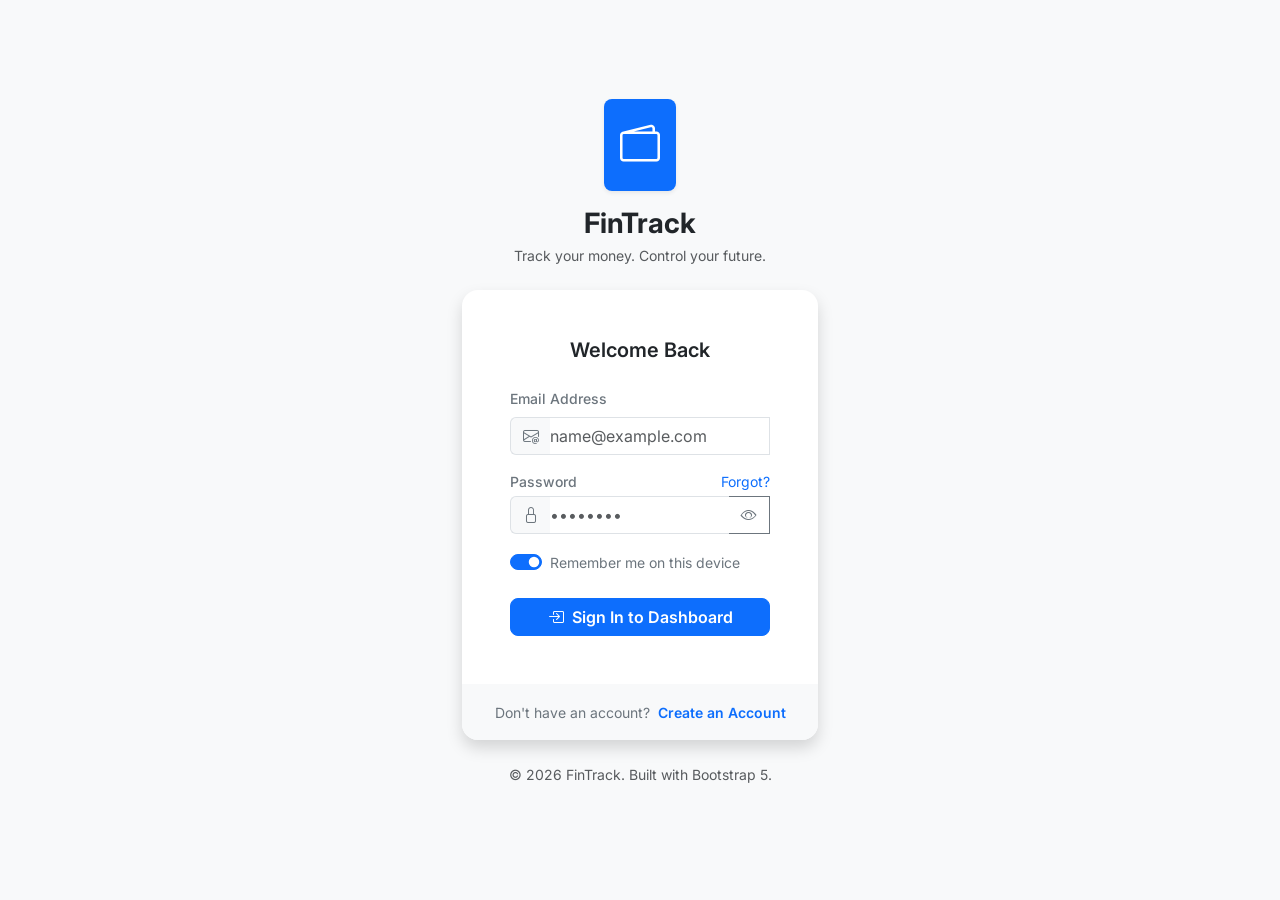
<file: FinTrack/transactions.html>
<!DOCTYPE html>
<html lang="en">
<head>
  <meta charset="UTF-8">
  <meta name="viewport" content="width=device-width, initial-scale=1.0">
  <title>Transactions - FinTrack Personal Finance</title>
  
  <!-- Google Fonts -->
  <link rel="preconnect" href="https://fonts.googleapis.com">
  <link rel="preconnect" href="https://fonts.gstatic.com" crossorigin>
  <link href="https://fonts.googleapis.com/css2?family=Inter:wght@300;400;500;600;700&display=swap" rel="stylesheet">
  
  <!-- Bootstrap 5 CDN -->
  <link href="https://cdn.jsdelivr.net/npm/bootstrap@5.3.3/dist/css/bootstrap.min.css" rel="stylesheet">
  
  <!-- Bootstrap Icons CDN -->
  <link rel="stylesheet" href="https://cdn.jsdelivr.net/npm/bootstrap-icons@1.11.3/font/bootstrap-icons.min.css">
  
  <!-- Custom CSS -->
  <link rel="stylesheet" href="assets/css/style.css">
</head>
<body>

  <!-- Top Navbar -->
  <nav class="navbar navbar-expand-lg bg-white border-bottom sticky-top shadow-sm py-2">
    <div class="container-fluid">
      
      <button class="btn btn-outline-secondary d-md-none me-2" type="button" data-bs-toggle="offcanvas" data-bs-target="#mobileSidebar" aria-controls="mobileSidebar">
        <i class="bi bi-list fs-5"></i>
      </button>

      <a class="navbar-brand d-flex align-items-center fw-bold text-primary gap-2" href="dashboard.html">
        <div class="bg-primary text-white rounded-2 px-2 py-1 d-inline-flex align-items-center">
          <i class="bi bi-wallet2 fs-5"></i>
        </div>
        <span>FinTrack</span>
      </a>

      <div class="d-flex align-items-center gap-3 ms-auto">
        <div class="dropdown">
          <button class="btn btn-light rounded-circle position-relative p-2" type="button" data-bs-toggle="dropdown" aria-expanded="false" title="Notifications">
            <i class="bi bi-bell fs-5 text-secondary"></i>
            <span class="position-absolute top-0 start-100 translate-middle p-1 bg-danger border border-light rounded-circle"></span>
          </button>
          <ul class="dropdown-menu dropdown-menu-end shadow-sm border-0 rounded-3 p-2" style="width: 280px;">
            <li><h6 class="dropdown-header fw-bold text-uppercase fs-7">Notifications</h6></li>
            <li><hr class="dropdown-divider"></li>
            <li>
              <a class="dropdown-item rounded-2 py-2 d-flex gap-2 align-items-start" href="budget.html">
                <i class="bi bi-exclamation-triangle-fill text-warning fs-5"></i>
                <div>
                  <div class="fw-semibold small">Budget Warning</div>
                  <div class="text-muted extra-small">Shopping budget reached 85%</div>
                </div>
              </a>
            </li>
          </ul>
        </div>

        <div class="dropdown">
          <a href="#" class="d-flex align-items-center text-decoration-none dropdown-toggle gap-2 text-dark" data-bs-toggle="dropdown" aria-expanded="false">
            <div class="avatar-circle bg-primary-subtle text-primary border border-primary-subtle fw-bold">
              RS
            </div>
            <span class="d-none d-lg-inline fw-semibold small user-display-name">Rahul Sharma</span>
          </a>
          <ul class="dropdown-menu dropdown-menu-end shadow-sm border-0 rounded-3 p-2">
            <li>
              <div class="px-3 py-2 border-bottom mb-2">
                <div class="fw-semibold user-display-name">Rahul Sharma</div>
                <div class="text-muted extra-small user-display-email">rahul.sharma@example.com</div>
              </div>
            </li>
            <li><a class="dropdown-item rounded-2" href="profile.html"><i class="bi bi-person me-2"></i>My Profile</a></li>
            <li><a class="dropdown-item rounded-2" href="profile.html#settings"><i class="bi bi-gear me-2"></i>Account Settings</a></li>
            <li><hr class="dropdown-divider"></li>
            <li><a class="dropdown-item rounded-2 text-danger" href="#" onclick="handleLogout(event)"><i class="bi bi-box-arrow-right me-2"></i>Logout</a></li>
          </ul>
        </div>
      </div>
    </div>
  </nav>

  <!-- Container for Sidebar + Content -->
  <div class="container-fluid">
    <div class="row">

      <!-- Desktop Sidebar -->
      <aside class="col-md-3 col-lg-2 sidebar bg-white d-none d-md-block">
        <div class="py-3 px-2">
          <ul class="nav flex-column gap-1">
            <li class="nav-item">
              <a class="nav-link" href="dashboard.html">
                <i class="bi bi-speedometer2"></i>Dashboard
              </a>
            </li>
            <li class="nav-item">
              <a class="nav-link active" href="transactions.html">
                <i class="bi bi-receipt"></i>Transactions
              </a>
            </li>
            <li class="nav-item">
              <a class="nav-link" href="add-transaction.html">
                <i class="bi bi-plus-circle"></i>Add Transaction
              </a>
            </li>
            <li class="nav-item">
              <a class="nav-link" href="budget.html">
                <i class="bi bi-pie-chart"></i>Budget
              </a>
            </li>
            <li class="nav-item">
              <a class="nav-link" href="reports.html">
                <i class="bi bi-bar-chart-line"></i>Reports
              </a>
            </li>
            <li class="nav-item">
              <a class="nav-link" href="profile.html">
                <i class="bi bi-person"></i>Profile
              </a>
            </li>
          </ul>
          <hr class="my-3 text-secondary opacity-25">
          <ul class="nav flex-column">
            <li class="nav-item">
              <a class="nav-link text-danger" href="#" onclick="handleLogout(event)">
                <i class="bi bi-box-arrow-right"></i>Logout
              </a>
            </li>
          </ul>
        </div>
      </aside>

      <!-- Mobile Offcanvas Sidebar -->
      <div class="offcanvas offcanvas-start d-md-none" tabindex="-1" id="mobileSidebar">
        <div class="offcanvas-header border-bottom">
          <h5 class="offcanvas-title d-flex align-items-center gap-2 text-primary fw-bold">
            <i class="bi bi-wallet2"></i>FinTrack Navigation
          </h5>
          <button type="button" class="btn-close" data-bs-dismiss="offcanvas" aria-label="Close"></button>
        </div>
        <div class="offcanvas-body">
          <ul class="nav flex-column gap-1">
            <li class="nav-item"><a class="nav-link" href="dashboard.html"><i class="bi bi-speedometer2 me-2"></i>Dashboard</a></li>
            <li class="nav-item"><a class="nav-link active" href="transactions.html"><i class="bi bi-receipt me-2"></i>Transactions</a></li>
            <li class="nav-item"><a class="nav-link" href="add-transaction.html"><i class="bi bi-plus-circle me-2"></i>Add Transaction</a></li>
            <li class="nav-item"><a class="nav-link" href="budget.html"><i class="bi bi-pie-chart me-2"></i>Budget</a></li>
            <li class="nav-item"><a class="nav-link" href="reports.html"><i class="bi bi-bar-chart-line me-2"></i>Reports</a></li>
            <li class="nav-item"><a class="nav-link" href="profile.html"><i class="bi bi-person me-2"></i>Profile</a></li>
            <li class="nav-item mt-3"><a class="nav-link text-danger" href="#" onclick="handleLogout(event)"><i class="bi bi-box-arrow-right me-2"></i>Logout</a></li>
          </ul>
        </div>
      </div>

      <!-- Main Content Area -->
      <main class="col-md-9 ms-sm-auto col-lg-10 main-content px-md-4 mb-5">
        
        <!-- Breadcrumb Navigation -->
        <nav aria-label="breadcrumb" class="mt-2">
          <ol class="breadcrumb mb-2">
            <li class="breadcrumb-item"><a href="dashboard.html" class="text-decoration-none">Dashboard</a></li>
            <li class="breadcrumb-item active" aria-current="page">Transactions</li>
          </ol>
        </nav>

        <!-- Page Header -->
        <div class="d-flex justify-content-between align-items-center flex-wrap gap-2 pb-3 mb-4 border-bottom">
          <div>
            <h1 class="h3 fw-bold mb-1">Transactions</h1>
            <p class="text-muted small mb-0">Manage your income and expenses entries.</p>
          </div>
          <div>
            <a href="add-transaction.html" class="btn btn-primary d-inline-flex align-items-center gap-2 rounded-3">
              <i class="bi bi-plus-circle-fill"></i>
              <span>Add New Transaction</span>
            </a>
          </div>
        </div>

        <!-- Filter Card Component -->
        <div class="card border-0 shadow-sm rounded-3 mb-4">
          <div class="card-header bg-white border-0 pt-3 px-4 pb-0">
            <h6 class="fw-bold mb-0"><i class="bi bi-funnel me-2 text-primary"></i>Filter Transactions</h6>
          </div>
          <div class="card-body p-4">
            <div class="row g-3">
              
              <!-- Search Keyword -->
              <div class="col-12 col-md-4">
                <label for="txnSearchInput" class="form-label small text-secondary">Search Description / ID</label>
                <div class="input-group">
                  <span class="input-group-text bg-light text-secondary"><i class="bi bi-search"></i></span>
                  <input type="text" class="form-control" id="txnSearchInput" placeholder="Search salary, grocery, D-Mart...">
                </div>
              </div>

              <!-- Category Select -->
              <div class="col-12 col-sm-6 col-md-2">
                <label for="txnCategoryFilter" class="form-label small text-secondary">Category</label>
                <select class="form-select" id="txnCategoryFilter">
                  <option value="All" selected>All Categories</option>
                  <option value="Salary">Salary</option>
                  <option value="Food">Food</option>
                  <option value="Transport">Transport</option>
                  <option value="Shopping">Shopping</option>
                  <option value="Utilities">Utilities</option>
                  <option value="Rent">Rent</option>
                  <option value="Entertainment">Entertainment</option>
                  <option value="Healthcare">Healthcare</option>
                  <option value="Investment">Investment</option>
                </select>
              </div>

              <!-- Transaction Type Select -->
              <div class="col-12 col-sm-6 col-md-2">
                <label for="txnTypeFilter" class="form-label small text-secondary">Type</label>
                <select class="form-select" id="txnTypeFilter">
                  <option value="All" selected>All Types</option>
                  <option value="Income">Income</option>
                  <option value="Expense">Expense</option>
                </select>
              </div>

              <!-- Date From -->
              <div class="col-12 col-sm-6 col-md-2">
                <label for="txnDateFrom" class="form-label small text-secondary">From Date</label>
                <input type="date" class="form-control" id="txnDateFrom">
              </div>

              <!-- Date To -->
              <div class="col-12 col-sm-6 col-md-2">
                <label for="txnDateTo" class="form-label small text-secondary">To Date</label>
                <input type="date" class="form-control" id="txnDateTo">
              </div>

            </div>

            <div class="d-flex justify-content-end gap-2 mt-3 pt-2 border-top">
              <button class="btn btn-light btn-sm text-secondary px-3" id="resetFilterBtn">
                <i class="bi bi-arrow-counterclockwise me-1"></i>Reset
              </button>
              <button class="btn btn-primary btn-sm px-4" id="applyFilterBtn">
                <i class="bi bi-check2-circle me-1"></i>Apply Filters
              </button>
            </div>
          </div>
        </div>

        <!-- Transactions Table Card -->
        <div class="card border-0 shadow-sm rounded-3">
          <div class="card-header bg-white border-0 pt-4 px-4 pb-0 d-flex justify-content-between align-items-center">
            <h5 class="fw-bold mb-0">Transaction Records</h5>
            <span class="badge bg-primary-subtle text-primary border border-primary-subtle" id="txnResultCount">Loading...</span>
          </div>
          <div class="card-body p-0 mt-3">
            
            <div class="table-responsive">
              <table class="table table-hover table-striped align-middle mb-0">
                <thead class="table-light border-top">
                  <tr class="text-muted extra-small text-uppercase">
                    <th class="ps-4">ID</th>
                    <th>Date</th>
                    <th>Description</th>
                    <th>Category</th>
                    <th>Type</th>
                    <th>Amount</th>
                    <th>Status</th>
                    <th class="text-end pe-4">Actions</th>
                  </tr>
                </thead>
                <tbody id="allTransactionsBody">
                  <!-- Rendered dynamically by app.js -->
                </tbody>
              </table>
            </div>

          </div>

          <!-- Pagination Footer -->
          <div class="card-footer bg-white border-0 py-3 px-4 d-flex justify-content-between align-items-center flex-wrap gap-2">
            <span class="text-muted small">Showing 1 to 10 of records</span>
            <nav aria-label="Transaction table pagination">
              <ul class="pagination pagination-sm mb-0">
                <li class="page-item disabled"><a class="page-link" href="#">Previous</a></li>
                <li class="page-item active"><a class="page-link" href="#">1</a></li>
                <li class="page-item"><a class="page-link" href="#">2</a></li>
                <li class="page-item"><a class="page-link" href="#">3</a></li>
                <li class="page-item"><a class="page-link" href="#">Next</a></li>
              </ul>
            </nav>
          </div>

        </div>

      </main>
    </div>
  </div>

  <!-- Modal 1: View Transaction Details -->
  <div class="modal fade" id="viewTransactionModal" tabindex="-1" aria-labelledby="viewModalLabel" aria-hidden="true">
    <div class="modal-dialog modal-dialog-centered">
      <div class="modal-content border-0 shadow rounded-4">
        <div class="modal-header border-bottom">
          <h5 class="modal-title fw-bold" id="viewModalLabel">
            <i class="bi bi-receipt text-primary me-2"></i>Transaction Details
          </h5>
          <button type="button" class="btn-close" data-bs-dismiss="modal" aria-label="Close"></button>
        </div>
        <div class="modal-body p-4">
          
          <div class="text-center p-3 bg-light rounded-3 mb-4">
            <span class="text-muted extra-small text-uppercase">Amount</span>
            <h2 class="h3 fw-bold mb-0 text-dark" id="viewTxnAmount">₹0.00</h2>
            <span class="badge bg-success-subtle text-success-emphasis rounded-pill mt-2" id="viewTxnStatus">Completed</span>
          </div>

          <div class="row g-3">
            <div class="col-6">
              <span class="text-muted extra-small d-block text-uppercase">Transaction ID</span>
              <strong class="small text-dark" id="viewTxnId">TXN-0000</strong>
            </div>
            <div class="col-6">
              <span class="text-muted extra-small d-block text-uppercase">Date</span>
              <strong class="small text-dark" id="viewTxnDate">-</strong>
            </div>
            <div class="col-6">
              <span class="text-muted extra-small d-block text-uppercase">Category</span>
              <span class="badge bg-light text-dark border" id="viewTxnCategory">-</span>
            </div>
            <div class="col-6">
              <span class="text-muted extra-small d-block text-uppercase">Type</span>
              <strong class="small text-dark" id="viewTxnType">-</strong>
            </div>
            <div class="col-6">
              <span class="text-muted extra-small d-block text-uppercase">Payment Method</span>
              <strong class="small text-dark" id="viewTxnMethod">-</strong>
            </div>
            <div class="col-6">
              <span class="text-muted extra-small d-block text-uppercase">Description</span>
              <strong class="small text-dark" id="viewTxnDesc">-</strong>
            </div>
            <div class="col-12 border-top pt-2">
              <span class="text-muted extra-small d-block text-uppercase">Notes & Reference</span>
              <p class="small text-secondary mb-0" id="viewTxnNotes">None</p>
            </div>
          </div>

        </div>
        <div class="modal-footer border-0 pt-0">
          <button type="button" class="btn btn-secondary w-100" data-bs-dismiss="modal">Close</button>
        </div>
      </div>
    </div>
  </div>

  <!-- Modal 2: Delete Confirmation Modal -->
  <div class="modal fade" id="deleteTransactionModal" tabindex="-1" aria-labelledby="deleteModalLabel" aria-hidden="true">
    <div class="modal-dialog modal-dialog-centered modal-sm">
      <div class="modal-content border-0 shadow rounded-4">
        <div class="modal-body text-center p-4">
          <div class="text-danger mb-3">
            <i class="bi bi-trash3-fill display-4"></i>
          </div>
          <h5 class="fw-bold mb-2">Delete Transaction?</h5>
          <p class="text-muted small mb-4">Are you sure you want to delete this record? This action cannot be undone.</p>
          <div class="d-flex gap-2 justify-content-center">
            <button type="button" class="btn btn-light px-3" data-bs-dismiss="modal">Cancel</button>
            <button type="button" class="btn btn-danger px-3" onclick="confirmDeleteTransaction()">Delete</button>
          </div>
        </div>
      </div>
    </div>
  </div>

  <!-- Bootstrap 5 JS Bundle CDN -->
  <script src="https://cdn.jsdelivr.net/npm/bootstrap@5.3.3/dist/js/bootstrap.bundle.min.js"></script>
  <!-- App JS -->
  <script src="assets/js/app.js"></script>
</body>
</html>
</file>
<file: Portfolio/style.css>
:root {
  --accent: #f5b301;
  --dark: #121826;
  --dark-2: #1b2436;
}

body {
  font-family: 'Segoe UI', Arial, sans-serif;
  scroll-behavior: smooth;
}

.text-accent { color: var(--accent); }

/* Navbar */
.navbar {
  background-color: var(--dark);
}
.nav-link {
  color: #e5e7eb !important;
  margin-left: 10px;
}
.nav-link:hover { color: var(--accent) !important; }

/* Buttons */
.btn-accent {
  background-color: var(--accent);
  color: var(--dark);
  font-weight: 600;
  border: none;
}
.btn-accent:hover {
  background-color: #d99e00;
  color: var(--dark);
}

/* Hero */
.hero {
  min-height: 100vh;
  background: linear-gradient(135deg, var(--dark) 0%, var(--dark-2) 100%);
}

/* Section titles */
.section-title {
  font-weight: 700;
  position: relative;
}
.section-title::after {
  content: "";
  display: block;
  width: 60px;
  height: 4px;
  background: var(--accent);
  margin: 10px auto 0;
  border-radius: 2px;
}

.bg-light-section { background-color: #f7f8fb; }

/* About */
.about-img {
  width: 180px;
  height: 180px;
  border-radius: 50%;
  background: var(--dark);
  color: var(--accent);
}

/* Skills */
.skill-card {
  background: #fff;
  border-radius: 10px;
  box-shadow: 0 2px 10px rgba(0,0,0,0.06);
  transition: transform 0.2s ease;
}
.skill-card:hover { transform: translateY(-5px); }
.progress { height: 6px; margin-top: 10px; }
.progress-bar { background-color: var(--accent); }

/* Projects */
.project-thumb {
  height: 140px;
  background: var(--dark);
  color: var(--accent);
}
.project-card {
  border: none;
  border-radius: 10px;
  overflow: hidden;
  box-shadow: 0 2px 10px rgba(0,0,0,0.08);
  transition: transform 0.2s ease;
}
.project-card:hover { transform: translateY(-6px); }

/* Footer */
footer {
  background-color: var(--dark);
}
footer a { transition: color 0.2s ease; }
footer a:hover { color: var(--accent) !important; }
</file>
<file: FinTrack/assets/css/style.css>
/* 
  FinTrack - Personal Finance Management Dashboard
  Minimal custom CSS to supplement Bootstrap 5 utility classes
*/

:root {
  --ft-sidebar-width: 250px;
}

body {
  font-family: 'Inter', system-ui, -apple-system, "Segoe UI", Roboto, sans-serif;
  background-color: #f8f9fa;
  color: #212529;
}

/* Sidebar Styling for Desktop */
@media (min-width: 768px) {
  .sidebar {
    width: var(--ft-sidebar-width);
    position: fixed;
    top: 56px;
    bottom: 0;
    left: 0;
    z-index: 100;
    padding: 0;
    box-shadow: inset -1px 0 0 rgba(0, 0, 0, 0.08);
    overflow-y: auto;
  }
  
  .main-content {
    margin-left: var(--ft-sidebar-width);
    padding-top: 1.5rem;
  }
}

@media (max-width: 767.98px) {
  .main-content {
    padding-top: 1rem;
  }
}

/* Nav Link Hover & Active State */
.sidebar .nav-link {
  font-weight: 500;
  color: #495057;
  padding: 0.75rem 1.25rem;
  border-radius: 0.375rem;
  margin: 0.15rem 0.75rem;
  transition: all 0.2s ease-in-out;
}

.sidebar .nav-link:hover {
  color: #0d6efd;
  background-color: #e7f1ff;
}

.sidebar .nav-link.active {
  color: #0d6efd;
  background-color: #e7f1ff;
  font-weight: 600;
}

.sidebar .nav-link i {
  font-size: 1.1rem;
  margin-right: 0.65rem;
}

/* Avatar Utilities */
.avatar-circle {
  width: 40px;
  height: 40px;
  border-radius: 50%;
  display: inline-flex;
  align-items: center;
  justify-content: center;
  font-weight: 600;
}

.avatar-circle-lg {
  width: 80px;
  height: 80px;
  font-size: 1.75rem;
  border-radius: 50%;
  display: inline-flex;
  align-items: center;
  justify-content: center;
  font-weight: 600;
}

/* Card Hover Subtle Lift */
.card-hover {
  transition: transform 0.2s ease, box-shadow 0.2s ease;
}

.card-hover:hover {
  transform: translateY(-2px);
  box-shadow: 0 0.5rem 1.25rem rgba(0, 0, 0, 0.08) !important;
}

/* Status Indicator Dot */
.status-dot {
  width: 8px;
  height: 8px;
  border-radius: 50%;
  display: inline-block;
}
</file>
